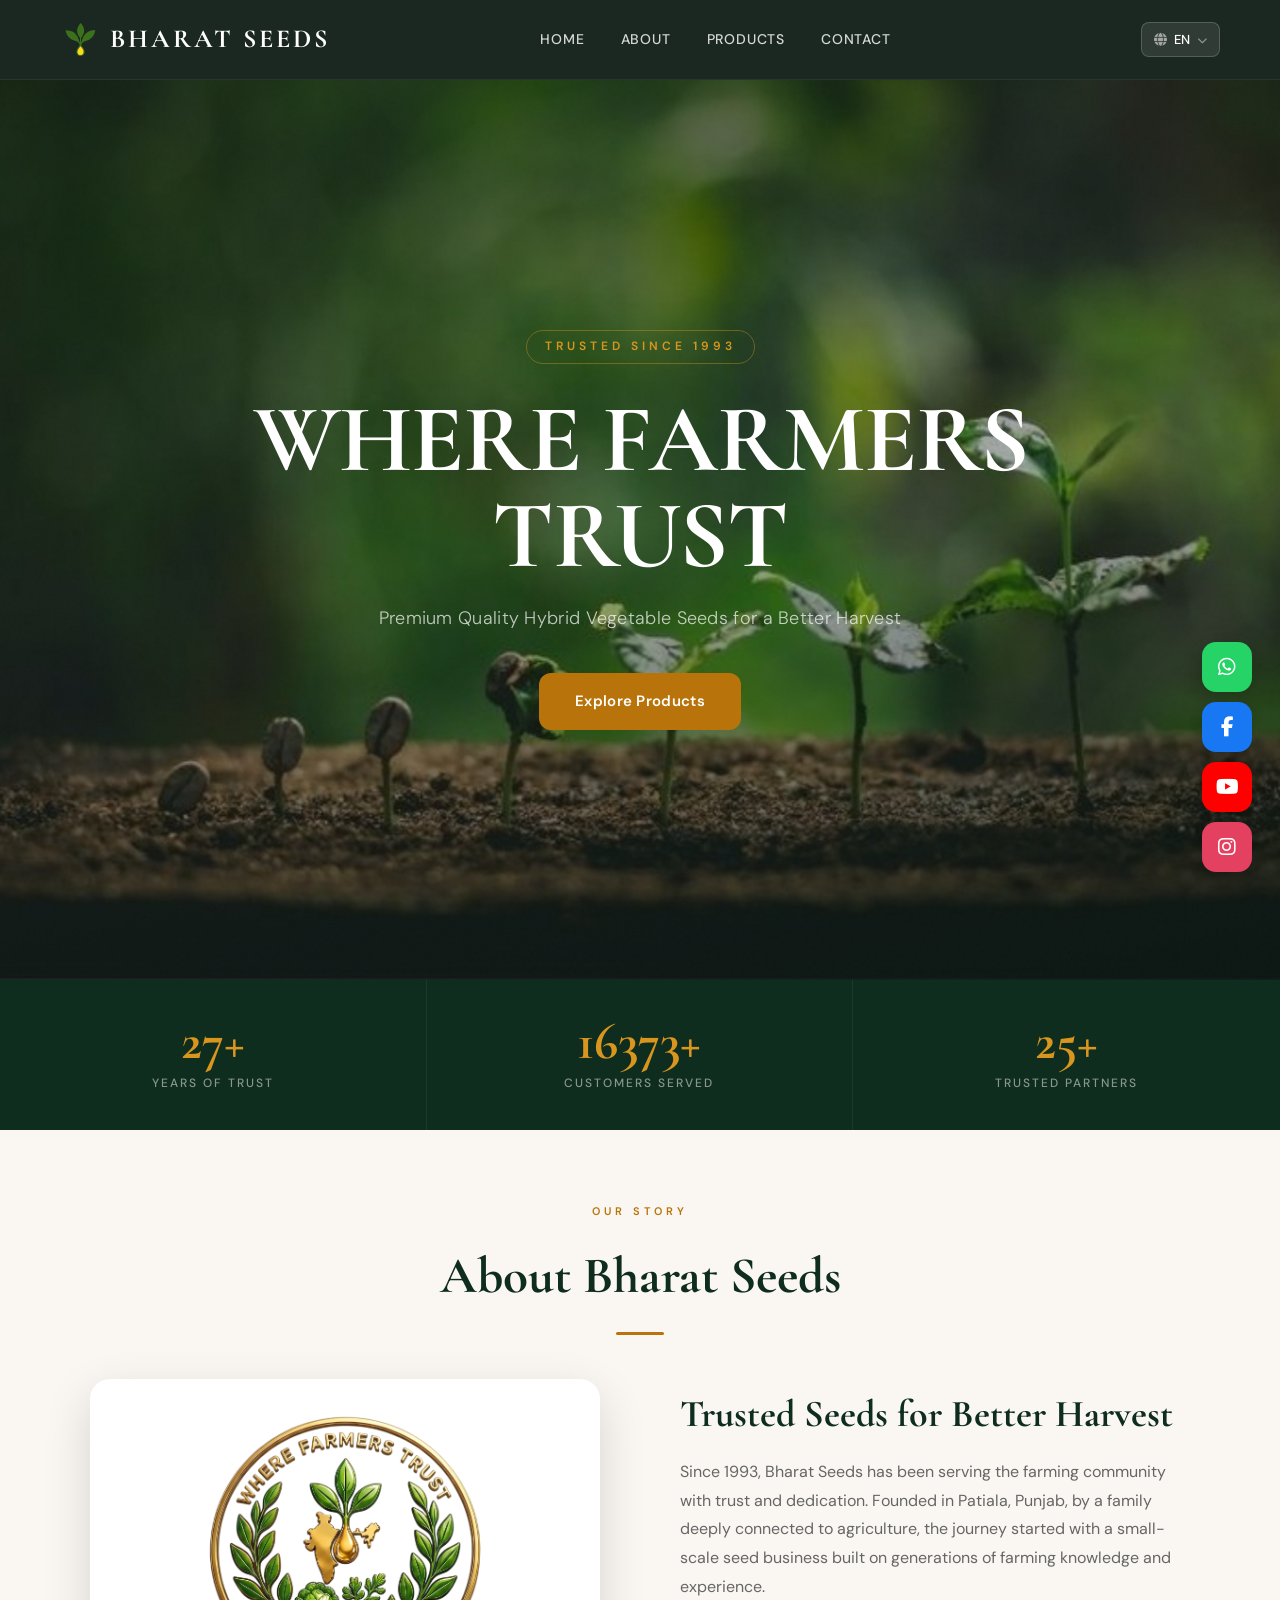
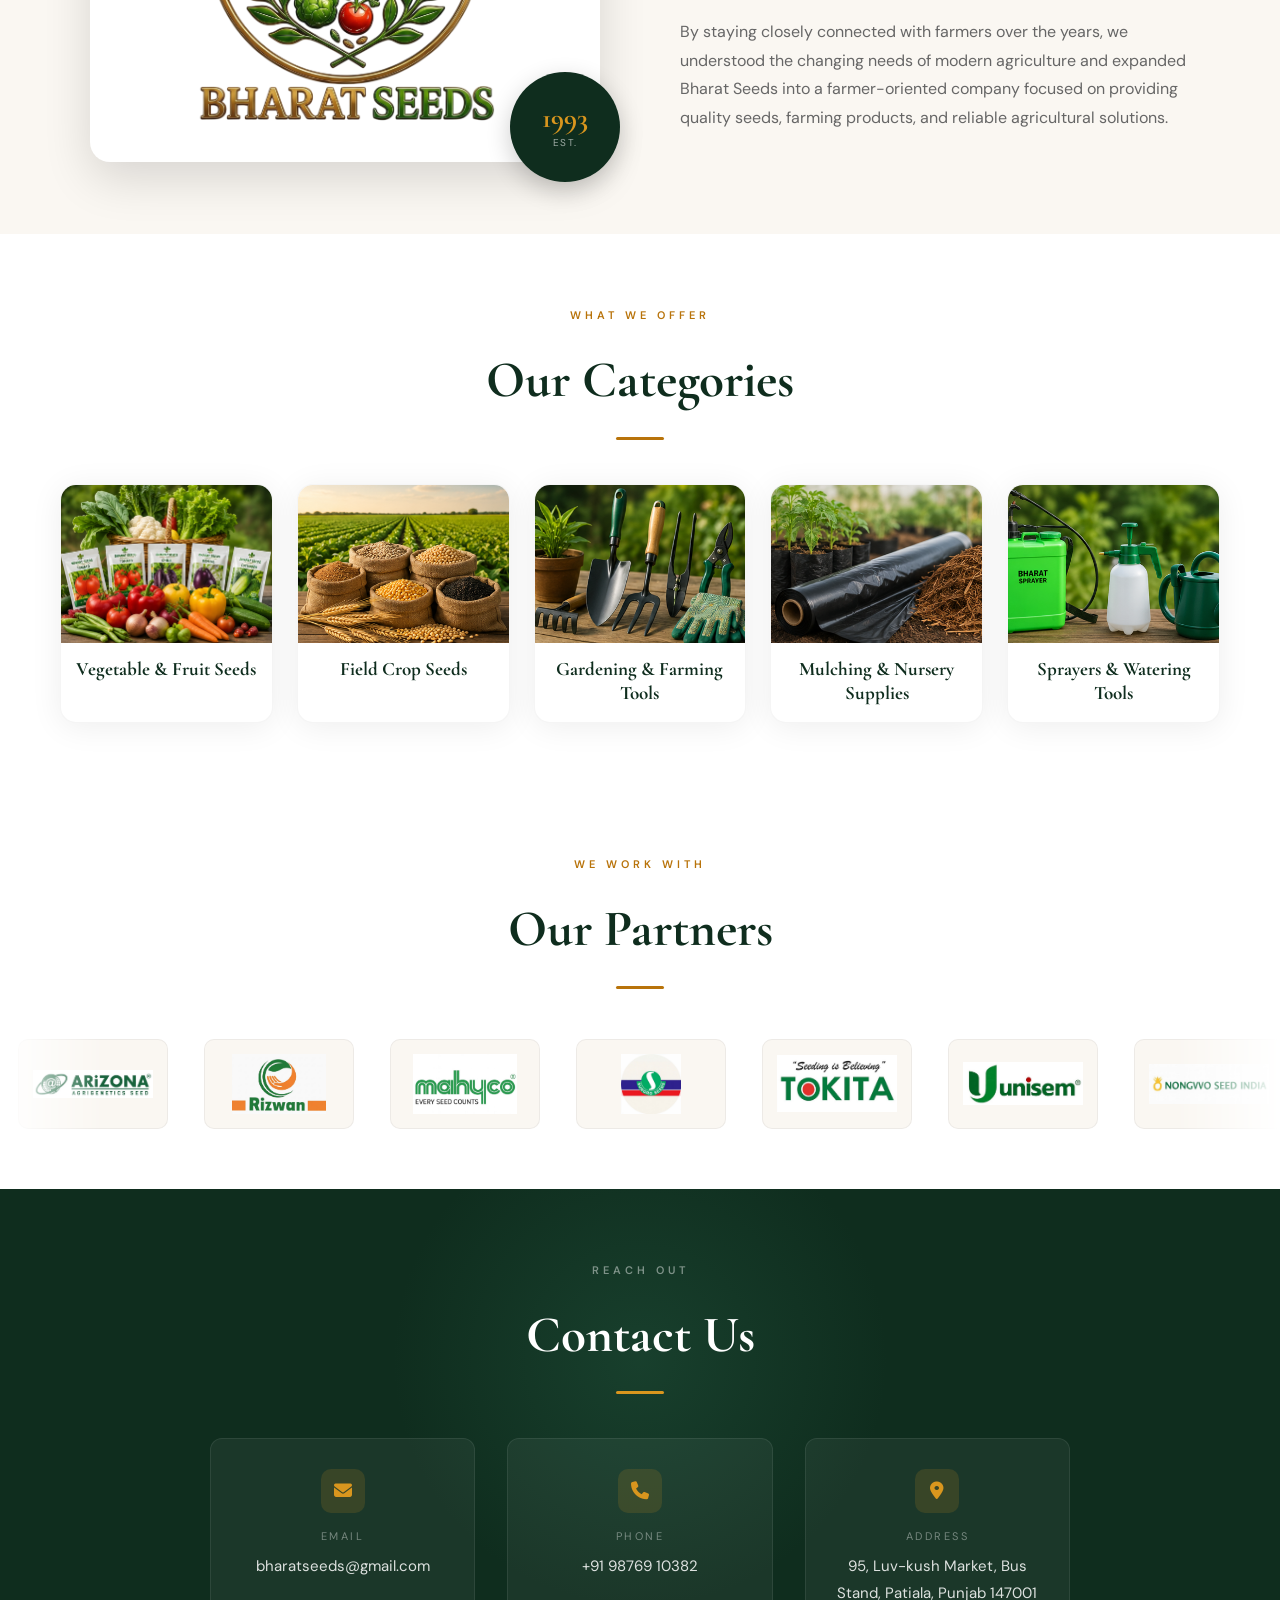
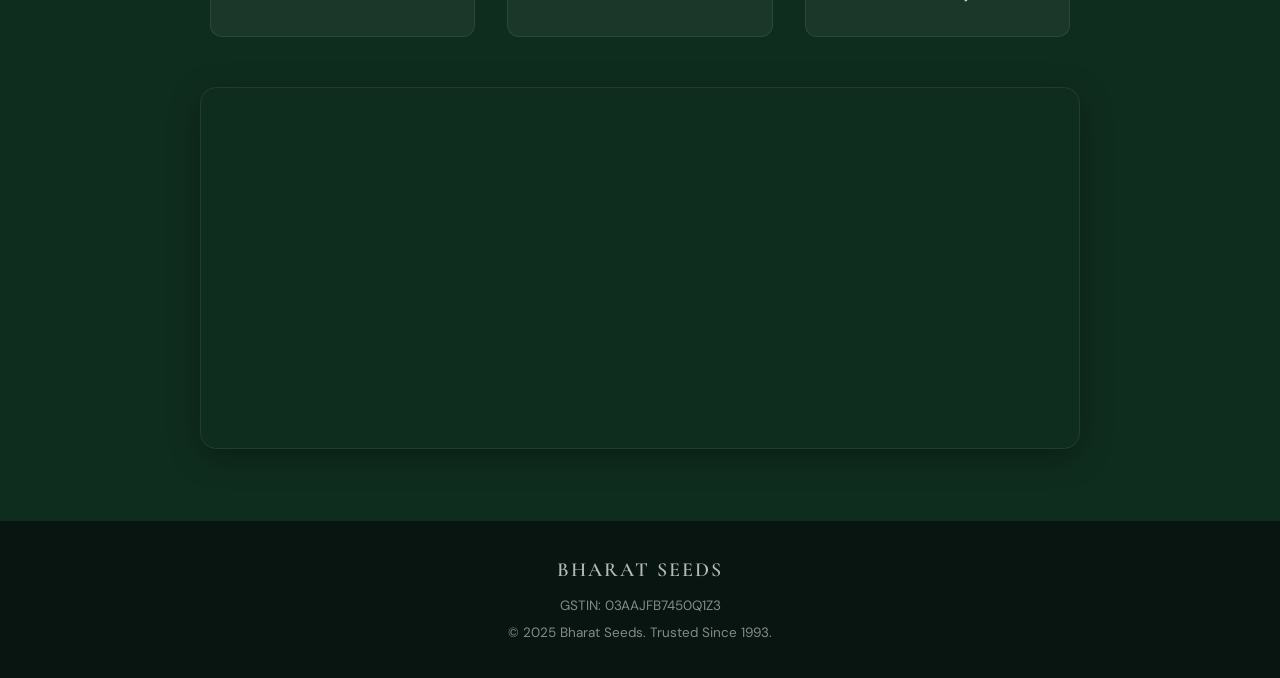
<file: index.html>
<!DOCTYPE html>
<html lang="en" data-default-lang="en">
<head>
  <meta charset="UTF-8">
  <meta name="viewport" content="width=device-width, initial-scale=1.0">
  <title>Bharat Seeds | Where Farmers Trust</title>
  <meta name="description" content="Premium quality hybrid vegetable seeds for Indian farmers. Trusted since 1993.">
  <link rel="icon" href="minefavicon.svg" type="image/svg+xml">
  <link rel="stylesheet" href="assets/css/style.css">
  <link rel="stylesheet" href="https://cdnjs.cloudflare.com/ajax/libs/font-awesome/6.5.0/css/all.min.css">
</head>
<body>

  <!-- ── HEADER ─────────────────────────────────── -->
  <header id="siteHeader">
    <a href="index.html" class="header-brand">
      <img src="minefavicon.svg" alt="Bharat Seeds Logo" class="header-logo-img" type="image/svg+xml">
      <div class="logo">BHARAT SEEDS</div>
    </a>

    <nav id="navbar">
      <a href="#" data-en="Home" data-hi="होम" data-pa="ਹੋਮ">Home</a>
      <a href="#about" data-en="About" data-hi="परिचय" data-pa="ਬਾਰੇ">About</a>
      <a href="#products" data-en="Products" data-hi="उत्पाद" data-pa="ਉਤਪਾਦ">Products</a>
      <a href="#contact" data-en="Contact" data-hi="संपर्क" data-pa="ਸੰਪਰਕ">Contact</a>
    </nav>

    <div class="header-right">
      <div class="lang-dropdown" id="langDropdown">
        <button class="lang-trigger" id="langTrigger" type="button" aria-expanded="false" aria-haspopup="listbox">
          <i class="fas fa-globe"></i>
          <span id="langCurrent">EN</span>
          <i class="fas fa-chevron-down lang-chev"></i>
        </button>
        <ul class="lang-menu" id="langMenu" role="listbox">
          <li class="lang-opt active" data-lang="en" role="option">
            <span class="lang-code">EN</span>
            <span class="lang-name">English</span>
          </li>
          <li class="lang-opt" data-lang="hi" role="option">
            <span class="lang-code">हि</span>
            <span class="lang-name">हिंदी</span>
          </li>
          <li class="lang-opt" data-lang="pa" role="option">
            <span class="lang-code">ਪੰ</span>
            <span class="lang-name">ਪੰਜਾਬੀ</span>
          </li>
        </ul>
      </div>
      <button class="menu-toggle" id="menuToggle" aria-label="Toggle navigation" aria-expanded="false">
        <i class="fas fa-bars"></i>
      </button>
    </div>
  </header>

  <!-- ── HERO ───────────────────────────────────── -->
  <section class="hero">
    <div class="hero-bg" id="heroBg"></div>

    <div class="hero-content">
      <span class="hero-tag" data-en="Trusted Since 1993" data-hi="1993 से विश्वसनीय" data-pa="1993 ਤੋਂ ਭਰੋਸੇਮੰਦ">
        Trusted Since 1993
      </span>

      <h1 data-en="WHERE FARMERS TRUST" data-hi="जहां किसान भरोसा करते हैं" data-pa="ਜਿੱਥੇ ਕਿਸਾਨ ਭਰੋਸਾ ਕਰਦੇ ਹਨ">
        WHERE FARMERS TRUST
      </h1>

      <p data-en="Premium Quality Hybrid Vegetable Seeds for a Better Harvest"
         data-hi="बेहतर उपज के लिए उच्च गुणवत्ता वाले हाइब्रिड सब्ज़ी बीज"
         data-pa="ਵਧੀਆ ਉਪਜ ਲਈ ਉੱਚ ਗੁਣਵੱਤਾ ਵਾਲੇ ਹਾਈਬ੍ਰਿਡ ਸਬਜ਼ੀ ਬੀਜ">
        Premium Quality Hybrid Vegetable Seeds for a Better Harvest
      </p>

      <div class="hero-actions">
        <a href="products.html" class="btn-primary" data-en="Explore Products" data-hi="उत्पाद देखें" data-pa="ਉਤਪਾਦ ਵੇਖੋ">
          Explore Products
        </a>
      </div>
    </div>
  </section>

  <!-- ── STATS BAR ───────────────────────────────── -->
  <div class="stats-bar">
    <div class="stat-item">
      <span class="stat-number" data-target="30" data-suffix="+">0+</span>
      <span class="stat-label" data-en="Years of Trust" data-hi="वर्षों का भरोसा" data-pa="ਸਾਲਾਂ ਦਾ ਭਰੋਸਾ">Years of Trust</span>
    </div>
    <div class="stat-item">
      <span class="stat-number" data-target="18000" data-suffix="+">0+</span>
      <span class="stat-label" data-en="Customers Served" data-hi="ग्राहक सेवित" data-pa="ਗਾਹਕ ਸੇਵਿਤ">Customers Served</span>
    </div>
    <div class="stat-item">
      <span class="stat-number" data-target="28" data-suffix="+">0+</span>
      <span class="stat-label" data-en="Trusted Partners" data-hi="विश्वसनीय साझेदार" data-pa="ਭਰੋਸੇਮੰਦ ਸਾਥੀ">Trusted Partners</span>
    </div>
  </div>

  <!-- ── ABOUT ───────────────────────────────────── -->
  <section class="section" id="about">
    <span class="section-eyebrow reveal" data-en="Our Story" data-hi="हमारी कहानी" data-pa="ਸਾਡੀ ਕਹਾਣੀ">Our Story</span>
    <h2 class="section-title reveal reveal-delay-1"
        data-en="About Bharat Seeds"
        data-hi="भरत सीड्स के बारे में"
        data-pa="ਭਾਰਤ ਸੀਡਜ਼ ਬਾਰੇ">
      About Bharat Seeds
    </h2>

    <div class="about-grid">
      <div class="about-image-wrap reveal">
        <img src="assets/images/bharatseedslogo.png" alt="Bharat Seeds Logo">
        <div class="about-badge">
          <span class="badge-num">1993</span>
          <span class="badge-text">Est.</span>
        </div>
      </div>

      <div class="about-content reveal reveal-delay-2">
        <h3 data-en="Trusted Seeds for Better Harvest"
            data-hi="बेहतर उपज के लिए विश्वसनीय बीज"
            data-pa="ਵਧੀਆ ਉਪਜ ਲਈ ਭਰੋਸੇਮੰਦ ਬੀਜ">
          Trusted Seeds for Better Harvest
        </h3>

        <p data-en="Since 1993, Bharat Seeds has been serving the farming community with trust and dedication. Founded in Patiala, Punjab, by a family deeply connected to agriculture, the journey started with a small-scale seed business built on generations of farming knowledge and experience."
           data-hi="1993 से, भरत सीड्स विश्वास और समर्पण के साथ किसान समुदाय की सेवा कर रहा है। पटियाला, पंजाब में कृषि से गहरे जुड़े एक परिवार द्वारा स्थापित, यह यात्रा पीढ़ियों के खेती के ज्ञान और अनुभव पर आधारित एक छोटे बीज व्यवसाय से शुरू हुई।"
           data-pa="1993 ਤੋਂ, ਭਾਰਤ ਸੀਡਜ਼ ਵਿਸ਼ਵਾਸ ਅਤੇ ਸਮਰਪਣ ਨਾਲ ਕਿਸਾਨ ਭਾਈਚਾਰੇ ਦੀ ਸੇਵਾ ਕਰ ਰਿਹਾ ਹੈ। ਪਟਿਆਲਾ, ਪੰਜਾਬ ਵਿੱਚ ਖੇਤੀਬਾੜੀ ਨਾਲ ਡੂੰਘੇ ਜੁੜੇ ਇੱਕ ਪਰਿਵਾਰ ਦੁਆਰਾ ਸਥਾਪਿਤ, ਇਹ ਯਾਤਰਾ ਪੀੜ੍ਹੀਆਂ ਦੇ ਖੇਤੀ ਗਿਆਨ ਅਤੇ ਅਨੁਭਵ 'ਤੇ ਆਧਾਰਿਤ ਇੱਕ ਛੋਟੇ ਬੀਜ ਕਾਰੋਬਾਰ ਤੋਂ ਸ਼ੁਰੂ ਹੋਈ।">
          Since 1993, Bharat Seeds has been serving the farming community with trust and dedication. Founded in Patiala, Punjab, by a family deeply connected to agriculture, the journey started with a small-scale seed business built on generations of farming knowledge and experience.
        </p>

        <p data-en="By staying closely connected with farmers over the years, we understood the changing needs of modern agriculture and expanded Bharat Seeds into a farmer-oriented company focused on providing quality seeds, farming products, and reliable agricultural solutions."
           data-hi="वर्षों से किसानों के साथ घनिष्ठ संपर्क बनाए रखते हुए, हमने आधुनिक कृषि की बदलती जरूरतों को समझा और भरत सीड्स को गुणवत्तापूर्ण बीज, कृषि उत्पाद और विश्वसनीय कृषि समाधान उपलब्ध कराने पर केंद्रित एक किसान-उन्मुख कंपनी के रूप में विकसित किया।"
           data-pa="ਸਾਲਾਂ ਦੌਰਾਨ ਕਿਸਾਨਾਂ ਨਾਲ ਨੇੜਿਓਂ ਜੁੜੇ ਰਹਿ ਕੇ, ਅਸੀਂ ਆਧੁਨਿਕ ਖੇਤੀਬਾੜੀ ਦੀਆਂ ਬਦਲਦੀਆਂ ਲੋੜਾਂ ਨੂੰ ਸਮਝਿਆ ਅਤੇ ਭਾਰਤ ਸੀਡਜ਼ ਨੂੰ ਗੁਣਵੱਤਾ ਵਾਲੇ ਬੀਜ, ਖੇਤੀ ਉਤਪਾਦ ਅਤੇ ਭਰੋਸੇਮੰਦ ਖੇਤੀ ਹੱਲ ਦੇਣ 'ਤੇ ਕੇਂਦ੍ਰਿਤ ਕਿਸਾਨ-ਅਨੁਕੂਲ ਕੰਪਨੀ ਵਿੱਚ ਵਿਸਤਾਰ ਕੀਤਾ।">
          By staying closely connected with farmers over the years, we understood the changing needs of modern agriculture and expanded Bharat Seeds into a farmer-oriented company focused on providing quality seeds, farming products, and reliable agricultural solutions.
        </p>
      </div>
    </div>
  </section>

  <!-- ── CATEGORIES ──────────────────────────────── -->
  <section class="section section-alt" id="products">
    <span class="section-eyebrow reveal" data-en="What We Offer" data-hi="हम क्या प्रदान करते हैं" data-pa="ਅਸੀਂ ਕੀ ਪੇਸ਼ ਕਰਦੇ ਹਾਂ">What We Offer</span>
    <h2 class="section-title reveal reveal-delay-1"
        data-en="Our Categories"
        data-hi="हमारी श्रेणियाँ"
        data-pa="ਸਾਡੀਆਂ ਸ਼੍ਰੇਣੀਆਂ">
      Our Categories
    </h2>

    <div class="products" id="categoryGrid">
      <a href="products.html?category=vegetable" class="card category-card reveal reveal-delay-1">
        <div class="card-img-wrap">
          <img src="assets/images/categories/1.png" alt="Vegetable &amp; Fruit Seeds">
        </div>
        <div class="card-body">
          <h3 data-en="Vegetable &amp; Fruit Seeds" data-hi="सब्जी और फल के बीज" data-pa="ਸਬਜ਼ੀ ਅਤੇ ਫਲ ਦੇ ਬੀਜ">Vegetable &amp; Fruit Seeds</h3>
        </div>
      </a>

      <a href="products.html?category=field" class="card category-card reveal reveal-delay-2">
        <div class="card-img-wrap">
          <img src="assets/images/categories/2.png" alt="Field Crop Seeds">
        </div>
        <div class="card-body">
          <h3 data-en="Field Crop Seeds" data-hi="खेत फसल बीज" data-pa="ਖੇਤ ਫਸਲ ਬੀਜ">Field Crop Seeds</h3>
        </div>
      </a>

      <a href="products.html?category=tools" class="card category-card reveal reveal-delay-3">
        <div class="card-img-wrap">
          <img src="assets/images/categories/3.png" alt="Gardening &amp; Farming Tools">
        </div>
        <div class="card-body">
          <h3 data-en="Gardening &amp; Farming Tools" data-hi="बागवानी और खेती के उपकरण" data-pa="ਬਾਗਬਾਨੀ ਅਤੇ ਖੇਤੀ ਸੰਦ">Gardening &amp; Farming Tools</h3>
        </div>
      </a>

      <a href="products.html?category=mulching" class="card category-card reveal reveal-delay-3">
        <div class="card-img-wrap">
          <img src="assets/images/categories/4.png" alt="Mulching &amp; Nursery Supplies">
        </div>
        <div class="card-body">
          <h3 data-en="Mulching &amp; Nursery Supplies" data-hi="मल्चिंग और नर्सरी सामग्री" data-pa="ਮਲਚਿੰਗ ਅਤੇ ਨਰਸਰੀ ਸਮੱਗਰੀ">Mulching &amp; Nursery Supplies</h3>
        </div>
      </a>

      <a href="products.html?category=sprayers" class="card category-card reveal reveal-delay-4">
        <div class="card-img-wrap">
          <img src="assets/images/categories/5.png" alt="Sprayers &amp; Watering Tools">
        </div>
        <div class="card-body">
          <h3 data-en="Sprayers &amp; Watering Tools" data-hi="स्प्रेयर और सिंचाई उपकरण" data-pa="ਸਪ੍ਰੇਅਰ ਅਤੇ ਸਿੰਚਾਈ ਸੰਦ">Sprayers &amp; Watering Tools</h3>
        </div>
      </a>
    </div>
  </section>

  <!-- ── PARTNERS MARQUEE ────────────────────────── -->
  <section class="partners-section">
    <span class="section-eyebrow reveal" data-en="We Work With" data-hi="हम इनके साथ काम करते हैं" data-pa="ਅਸੀਂ ਇਹਨਾਂ ਨਾਲ ਕੰਮ ਕਰਦੇ ਹਾਂ">We Work With</span>
    <h2 class="section-title reveal reveal-delay-1"
        data-en="Our Partners"
        data-hi="हमारे साझेदार"
        data-pa="ਸਾਡੇ ਸਾਥੀ">
      Our Partners
    </h2>

    <div class="marquee-container">
      <div class="marquee-track">
        <div class="marquee-item"><img src="assets/images/partners/1.jpeg" alt="Partner 1"></div>
        <div class="marquee-item"><img src="assets/images/partners/2.jpeg" alt="Partner 2"></div>
        <div class="marquee-item"><img src="assets/images/partners/3.jpeg" alt="Partner 3"></div>
        <div class="marquee-item"><img src="assets/images/partners/4.jpeg" alt="Partner 4"></div>
        <div class="marquee-item"><img src="assets/images/partners/5.jpeg" alt="Partner 5"></div>
        <div class="marquee-item"><img src="assets/images/partners/6.jpeg" alt="Partner 6"></div>
        <div class="marquee-item"><img src="assets/images/partners/7.jpeg" alt="Partner 7"></div>
        <div class="marquee-item"><img src="assets/images/partners/8.jpeg" alt="Partner 8"></div>
        <div class="marquee-item"><img src="assets/images/partners/9.jpeg" alt="Partner 9"></div>
        <div class="marquee-item"><img src="assets/images/partners/10.jpeg" alt="Partner 10"></div>
        <div class="marquee-item"><img src="assets/images/partners/11.jpeg" alt="Partner 11"></div>
        <div class="marquee-item"><img src="assets/images/partners/12.jpeg" alt="Partner 12"></div>
        <div class="marquee-item"><img src="assets/images/partners/13.jpeg" alt="Partner 13"></div>
        <div class="marquee-item"><img src="assets/images/partners/14.jpeg" alt="Partner 14"></div>
        <div class="marquee-item"><img src="assets/images/partners/15.jpeg" alt="Partner 15"></div>
        <div class="marquee-item"><img src="assets/images/partners/16.jpeg" alt="Partner 16"></div>
        <div class="marquee-item"><img src="assets/images/partners/17.jpeg" alt="Partner 17"></div>
        <div class="marquee-item"><img src="assets/images/partners/18.jpeg" alt="Partner 18"></div>
        <div class="marquee-item"><img src="assets/images/partners/19.jpeg" alt="Partner 19"></div>
        <div class="marquee-item"><img src="assets/images/partners/20.jpeg" alt="Partner 20"></div>
        <div class="marquee-item"><img src="assets/images/partners/21.jpeg" alt="Partner 21"></div>
        <div class="marquee-item"><img src="assets/images/partners/22.jpeg" alt="Partner 22"></div>
        <div class="marquee-item"><img src="assets/images/partners/23.jpeg" alt="Partner 23"></div>
        <div class="marquee-item"><img src="assets/images/partners/24.jpeg" alt="Partner 24"></div>
        <div class="marquee-item"><img src="assets/images/partners/25.jpeg" alt="Partner 25"></div>
        <div class="marquee-item"><img src="assets/images/partners/26.jpeg" alt="Partner 26"></div>
        <div class="marquee-item"><img src="assets/images/partners/27.jpeg" alt="Partner 27"></div>
        <div class="marquee-item"><img src="assets/images/partners/28.jpeg" alt="Partner 28"></div>
        <!-- Duplicate for seamless loop -->
        <div class="marquee-item"><img src="assets/images/partners/1.jpeg" alt="Partner 1"></div>
        <div class="marquee-item"><img src="assets/images/partners/2.jpeg" alt="Partner 2"></div>
        <div class="marquee-item"><img src="assets/images/partners/3.jpeg" alt="Partner 3"></div>
        <div class="marquee-item"><img src="assets/images/partners/4.jpeg" alt="Partner 4"></div>
        <div class="marquee-item"><img src="assets/images/partners/5.jpeg" alt="Partner 5"></div>
        <div class="marquee-item"><img src="assets/images/partners/6.jpeg" alt="Partner 6"></div>
        <div class="marquee-item"><img src="assets/images/partners/7.jpeg" alt="Partner 7"></div>
        <div class="marquee-item"><img src="assets/images/partners/8.jpeg" alt="Partner 8"></div>
        <div class="marquee-item"><img src="assets/images/partners/9.jpeg" alt="Partner 9"></div>
        <div class="marquee-item"><img src="assets/images/partners/10.jpeg" alt="Partner 10"></div>
        <div class="marquee-item"><img src="assets/images/partners/11.jpeg" alt="Partner 11"></div>
        <div class="marquee-item"><img src="assets/images/partners/12.jpeg" alt="Partner 12"></div>
        <div class="marquee-item"><img src="assets/images/partners/13.jpeg" alt="Partner 13"></div>
        <div class="marquee-item"><img src="assets/images/partners/14.jpeg" alt="Partner 14"></div>
        <div class="marquee-item"><img src="assets/images/partners/15.jpeg" alt="Partner 15"></div>
        <div class="marquee-item"><img src="assets/images/partners/16.jpeg" alt="Partner 16"></div>
        <div class="marquee-item"><img src="assets/images/partners/17.jpeg" alt="Partner 17"></div>
        <div class="marquee-item"><img src="assets/images/partners/18.jpeg" alt="Partner 18"></div>
        <div class="marquee-item"><img src="assets/images/partners/19.jpeg" alt="Partner 19"></div>
        <div class="marquee-item"><img src="assets/images/partners/20.jpeg" alt="Partner 20"></div>
        <div class="marquee-item"><img src="assets/images/partners/21.jpeg" alt="Partner 21"></div>
        <div class="marquee-item"><img src="assets/images/partners/22.jpeg" alt="Partner 22"></div>
        <div class="marquee-item"><img src="assets/images/partners/23.jpeg" alt="Partner 23"></div>
        <div class="marquee-item"><img src="assets/images/partners/24.jpeg" alt="Partner 24"></div>
        <div class="marquee-item"><img src="assets/images/partners/25.jpeg" alt="Partner 25"></div>
        <div class="marquee-item"><img src="assets/images/partners/26.jpeg" alt="Partner 26"></div>
        <div class="marquee-item"><img src="assets/images/partners/27.jpeg" alt="Partner 27"></div>
        <div class="marquee-item"><img src="assets/images/partners/28.jpeg" alt="Partner 28"></div>
      </div>
    </div>
  </section>

  <!-- ── CONTACT ─────────────────────────────────── -->
  <section class="contact" id="contact">
    <span class="section-eyebrow reveal" style="color: rgba(255,255,255,0.45);"
          data-en="Reach Out" data-hi="संपर्क करें" data-pa="ਸੰਪਰਕ ਕਰੋ">Reach Out</span>
    <h2 class="section-title reveal reveal-delay-1"
        data-en="Contact Us" data-hi="संपर्क करें" data-pa="ਸੰਪਰਕ ਕਰੋ">
      Contact Us
    </h2>

    <div class="contact-grid">
      <div class="contact-item reveal reveal-delay-1">
        <div class="contact-icon"><i class="fas fa-envelope"></i></div>
        <span class="label" data-en="Email" data-hi="ईमेल" data-pa="ਈਮੇਲ">Email</span>
        <a href="mailto:bharatseeds@gmail.com">bharatseeds@gmail.com</a>
      </div>
      <div class="contact-item reveal reveal-delay-2">
        <div class="contact-icon"><i class="fas fa-phone"></i></div>
        <span class="label" data-en="Phone" data-hi="फोन" data-pa="ਫੋਨ">Phone</span>
        <a href="tel:+919876910382">+91 98769 10382</a>
      </div>
      <div class="contact-item reveal reveal-delay-3">
        <div class="contact-icon"><i class="fas fa-map-marker-alt"></i></div>
        <span class="label" data-en="Address" data-hi="पता" data-pa="ਪਤਾ">Address</span>
        <a href="https://www.google.com/maps?q=95,+Luv-kush+Market,+Bus+Stand,+Patiala,+Punjab+147001,+India"
           target="_blank" rel="noopener noreferrer"
           data-en="95, Luv-kush Market, Bus Stand, Patiala, Punjab 147001"
           data-hi="95, लव-कुश मार्केट, बस स्टैंड, पटियाला, पंजाब 147001"
           data-pa="95, ਲਵ-ਕੁਸ਼ ਮਾਰਕੀਟ, ਬਸ ਸਟੈਂਡ, ਪਟਿਆਲਾ, ਪੰਜਾਬ 147001">
          95, Luv-kush Market, Bus Stand, Patiala, Punjab 147001
        </a>
      </div>
    </div>

    <div class="map-container reveal">
      <iframe
        src="https://www.google.com/maps/embed?pb=!1m18!1m12!1m3!1d2813.1446462136223!2d76.40226665324055!3d30.338452761924554!2m3!1f0!2f0!3f0!3m2!1i1024!2i768!4f13.1!3m3!1m2!1s0x391028f3098c396d%3A0x86d84044a77a9594!2sBharat%20Seeds!5e0!3m2!1sen!2sin!4v1775980598095!5m2!1sen!2sin"
        allowfullscreen="" loading="lazy" referrerpolicy="no-referrer-when-downgrade">
      </iframe>
    </div>
  </section>

  <!-- ── FOOTER ─────────────────────────────────── -->
  <footer>
    <p class="footer-brand">BHARAT SEEDS</p>
    <p data-en="GSTIN: 03AAJFB7450Q1Z3" data-hi="जीएसटीआईएन: 03AAJFB7450Q1Z3" data-pa="ਜੀਐਸਟੀਈਐਨ: 03AAJFB7450Q1Z3">GSTIN: 03AAJFB7450Q1Z3</p>
    <p data-en="© 2025 Bharat Seeds. Trusted Since 1993." data-hi="© 2025 भरत सीड्स। 1993 से विश्वसनीय।" data-pa="© 2025 ਭਾਰਤ ਸੀਡਜ਼। 1993 ਤੋਂ ਭਰੋਸੇਮੰਦ।">© 2025 Bharat Seeds. Trusted Since 1993.</p>
  </footer>

  <!-- ── SOCIAL ───────────────────────────────────── -->
  <div class="social-icons">
    <a href="https://wa.me/919876910382" target="_blank" rel="noopener noreferrer" class="whatsapp" aria-label="WhatsApp"><i class="fab fa-whatsapp"></i></a>
    <a href="https://www.facebook.com/share/1JHaWWN5nT/?mibextid=wwXIfr" target="_blank" rel="noopener noreferrer" class="facebook" aria-label="Facebook"><i class="fab fa-facebook-f"></i></a>
    <a href="https://www.youtube.com/@bharatseedspatiala" target="_blank" rel="noopener noreferrer" class="youtube" aria-label="YouTube"><i class="fab fa-youtube"></i></a>
    <a href="https://www.instagram.com/bharat_seeds_patiala?igsh=MXJlamliZmdmdXNpZQ==" target="_blank" rel="noopener noreferrer" class="instagram" aria-label="Instagram"><i class="fab fa-instagram"></i></a>
  </div>

  <script src="assets/js/script.js"></script>
</body>
</html>
</file>
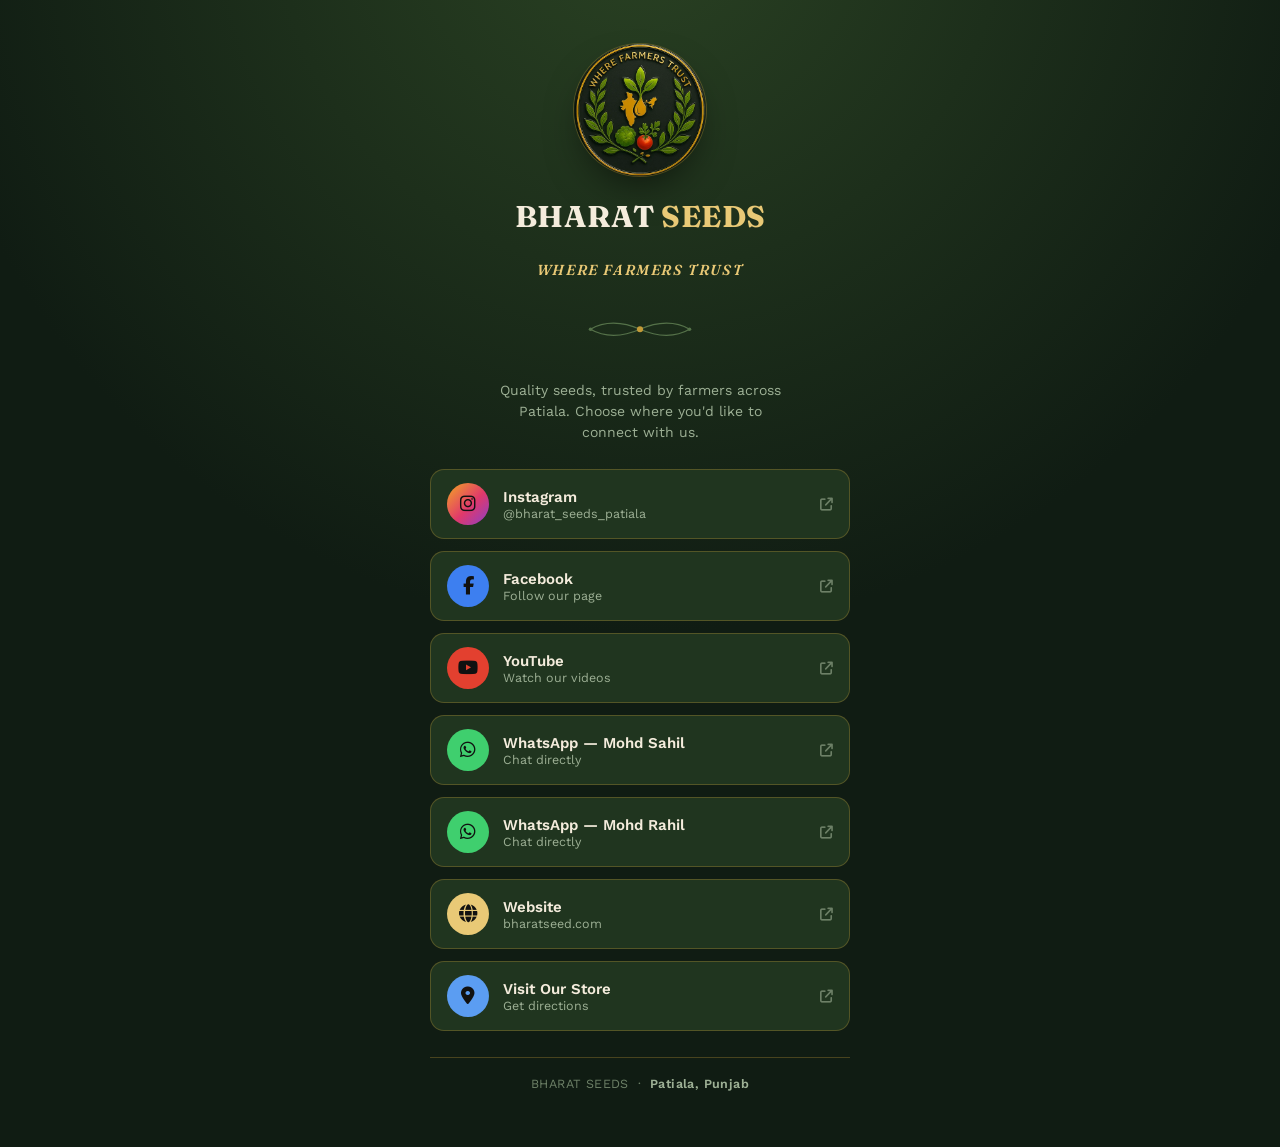
<file: connect.html>
<!DOCTYPE html>
<html lang="en">
<head>
<meta charset="UTF-8">
<meta name="viewport" content="width=device-width, initial-scale=1.0">
<title>Bharat Seeds | Connect With Us</title>
<meta name="description" content="Bharat Seeds, Patiala — Where Farmers Trust. Find us on Instagram, Facebook, YouTube, WhatsApp, our website and Google Maps.">
<link rel="preconnect" href="https://fonts.googleapis.com">
<link rel="preconnect" href="https://fonts.gstatic.com" crossorigin>
<link href="https://fonts.googleapis.com/css2?family=Fraunces:opsz,wght@9..144,600;9..144,700&family=Work+Sans:wght@400;500;600;700&display=swap" rel="stylesheet">
<link rel="stylesheet" href="https://cdnjs.cloudflare.com/ajax/libs/font-awesome/6.5.1/css/all.min.css">
<style>
  :root{
    --bg-deep:#101c13;
    --bg-mid:#1c2f20;
    --bg-card:#20351f;
    --gold:#d6a83c;
    --gold-soft:#e9c976;
    --cream:#f4ecdc;
    --sage:#9db095;
    --sage-dim:#6d8067;
    --tomato:#c8492f;
    --hairline:rgba(214,168,60,0.28);
  }

  *{box-sizing:border-box;}
  html,body{margin:0;padding:0;}

  body{
    background:
      radial-gradient(circle at 50% -8%, #2a4223 0%, var(--bg-deep) 52%),
      var(--bg-deep);
    min-height:100vh;
    font-family:'Work Sans', -apple-system, sans-serif;
    color:var(--cream);
    display:flex;
    justify-content:center;
    padding:44px 18px 56px;
  }

  .page{
    width:100%;
    max-width:420px;
    display:flex;
    flex-direction:column;
    align-items:center;
    animation: rise .7s ease both;
  }

  @keyframes rise{
    from{opacity:0; transform:translateY(14px);}
    to{opacity:1; transform:translateY(0);}
  }

  .badge{
    width:132px;
    height:132px;
    border-radius:50%;
    box-shadow:0 0 0 1px var(--hairline), 0 18px 40px -14px rgba(0,0,0,0.65);
  }

  h1{
    font-family:'Fraunces', serif;
    font-weight:700;
    font-size:30px;
    letter-spacing:0.5px;
    margin-top:22px;
    text-align:center;
  }
  h1 .accent{ color:var(--gold-soft); }

  .tagline{
    font-family:'Fraunces', serif;
    font-style:italic;
    font-weight:600;
    color:var(--gold-soft);
    font-size:14.5px;
    letter-spacing:1.6px;
    text-transform:uppercase;
    margin-top:6px;
  }

  .sprig{
    width:180px;
    height:auto;
    margin:20px 0 22px;
    opacity:0.9;
  }

  .lede{
    text-align:center;
    color:var(--sage);
    font-size:14px;
    line-height:1.5;
    margin-bottom:26px;
    max-width:300px;
  }

  nav.links{
    width:100%;
    display:flex;
    flex-direction:column;
    gap:12px;
  }

  .link-btn{
    display:flex;
    align-items:center;
    gap:14px;
    width:100%;
    padding:13px 16px;
    background:var(--bg-card);
    border:1px solid var(--hairline);
    border-radius:14px;
    text-decoration:none;
    color:var(--cream);
    transition:transform .18s ease, background .18s ease, border-color .18s ease;
    opacity:0;
    animation: rise .55s ease forwards;
  }
  .link-btn:hover{
    transform:translateY(-2px);
    border-color:var(--gold);
    background:#25391f;
  }
  .link-btn:active{ transform:translateY(0px) scale(0.99); }

  .icon-circle{
    flex:0 0 auto;
    width:42px;
    height:42px;
    border-radius:50%;
    display:flex;
    align-items:center;
    justify-content:center;
    font-size:18px;
    color:#111;
  }

  .txt{ display:flex; flex-direction:column; min-width:0; }
  .txt .label{ font-weight:600; font-size:15px; }
  .txt .sub{ font-size:12.5px; color:var(--sage); overflow:hidden; text-overflow:ellipsis; white-space:nowrap; }

  .go{
    margin-left:auto;
    color:var(--sage-dim);
    font-size:13px;
    flex:0 0 auto;
  }

  .ig{ background:linear-gradient(135deg,#f5a623,#e0396b 55%,#8b3fc9); }
  .fb{ background:#3d7ff0; }
  .yt{ background:#e3402f; }
  .wa{ background:#3fcf6e; }
  .web{ background:var(--gold-soft); }
  .gm{ background:#5b9df2; }

  .divider{
    width:100%;
    height:1px;
    background:var(--hairline);
    margin:26px 0 18px;
  }

  footer{
    text-align:center;
    color:var(--sage-dim);
    font-size:12.5px;
    letter-spacing:0.4px;
  }
  footer .loc{ color:var(--sage); font-weight:600; }

  @media (prefers-reduced-motion: reduce){
    .page, .link-btn{ animation:none; opacity:1; }
    .link-btn:hover{ transform:none; }
  }
</style>
</head>
<body>
  <div class="page">
    <img class="badge" src="[data-uri]" alt="Bharat Seeds logo">

    <h1>BHARAT <span class="accent">SEEDS</span></h1>
    <p class="tagline">Where Farmers Trust</p>

    <svg class="sprig" viewBox="0 0 200 34" fill="none" xmlns="http://www.w3.org/2000/svg">
      <path d="M100 17 C80 8, 60 8, 45 17 M100 17 C80 26, 60 26, 45 17" stroke="#5c7a4f" stroke-width="1.4"/>
      <path d="M100 17 C120 8, 140 8, 155 17 M100 17 C120 26, 140 26, 155 17" stroke="#5c7a4f" stroke-width="1.4"/>
      <circle cx="100" cy="17" r="3.4" fill="#d6a83c"/>
      <circle cx="45" cy="17" r="2" fill="#5c7a4f"/>
      <circle cx="155" cy="17" r="2" fill="#5c7a4f"/>
    </svg>

    <p class="lede">Quality seeds, trusted by farmers across Patiala. Choose where you'd like to connect with us.</p>

    <nav class="links">
      <a class="link-btn" style="animation-delay:.05s" href="https://www.instagram.com/bharat_seeds_patiala?igsh=dzUyMnVoa2p4b2d6&utm_source=qr" target="_blank" rel="noopener">
        <span class="icon-circle ig"><i class="fa-brands fa-instagram"></i></span>
        <span class="txt"><span class="label">Instagram</span><span class="sub">@bharat_seeds_patiala</span></span>
        <span class="go"><i class="fa-solid fa-arrow-up-right-from-square"></i></span>
      </a>

      <a class="link-btn" style="animation-delay:.10s" href="https://www.facebook.com/share/1D8JXCuQdm/?mibextid=wwXIfr" target="_blank" rel="noopener">
        <span class="icon-circle fb"><i class="fa-brands fa-facebook-f"></i></span>
        <span class="txt"><span class="label">Facebook</span><span class="sub">Follow our page</span></span>
        <span class="go"><i class="fa-solid fa-arrow-up-right-from-square"></i></span>
      </a>

      <a class="link-btn" style="animation-delay:.15s" href="https://youtube.com/@bharatseedspatiala?si=NLdRiCjplLUALZya" target="_blank" rel="noopener">
        <span class="icon-circle yt"><i class="fa-brands fa-youtube"></i></span>
        <span class="txt"><span class="label">YouTube</span><span class="sub">Watch our videos</span></span>
        <span class="go"><i class="fa-solid fa-arrow-up-right-from-square"></i></span>
      </a>

      <a class="link-btn" style="animation-delay:.20s" href="https://wa.me/919876910382?text=Hi%2C%20I%20found%20Bharat%20Seeds%20and%20wanted%20to%20connect." target="_blank" rel="noopener">
        <span class="icon-circle wa"><i class="fa-brands fa-whatsapp"></i></span>
        <span class="txt"><span class="label">WhatsApp — Mohd Sahil</span><span class="sub">Chat directly</span></span>
        <span class="go"><i class="fa-solid fa-arrow-up-right-from-square"></i></span>
      </a>

      <a class="link-btn" style="animation-delay:.25s" href="https://wa.me/919988690177?text=Hi%2C%20I%20found%20Bharat%20Seeds%20and%20wanted%20to%20connect." target="_blank" rel="noopener">
        <span class="icon-circle wa"><i class="fa-brands fa-whatsapp"></i></span>
        <span class="txt"><span class="label">WhatsApp — Mohd Rahil</span><span class="sub">Chat directly</span></span>
        <span class="go"><i class="fa-solid fa-arrow-up-right-from-square"></i></span>
      </a>

      <a class="link-btn" style="animation-delay:.30s" href="https://bharatseed.com" target="_blank" rel="noopener">
        <span class="icon-circle web"><i class="fa-solid fa-globe"></i></span>
        <span class="txt"><span class="label">Website</span><span class="sub">bharatseed.com</span></span>
        <span class="go"><i class="fa-solid fa-arrow-up-right-from-square"></i></span>
      </a>

      <a class="link-btn" style="animation-delay:.35s" href="https://maps.app.goo.gl/wVbonZL4QYgUf4b8A?g_st=ic" target="_blank" rel="noopener">
        <span class="icon-circle gm"><i class="fa-solid fa-location-dot"></i></span>
        <span class="txt"><span class="label">Visit Our Store</span><span class="sub">Get directions</span></span>
        <span class="go"><i class="fa-solid fa-arrow-up-right-from-square"></i></span>
      </a>
    </nav>

    <div class="divider"></div>
    <footer>BHARAT SEEDS &nbsp;·&nbsp; <span class="loc">Patiala, Punjab</span></footer>
  </div>
</body>
</html>
</file>
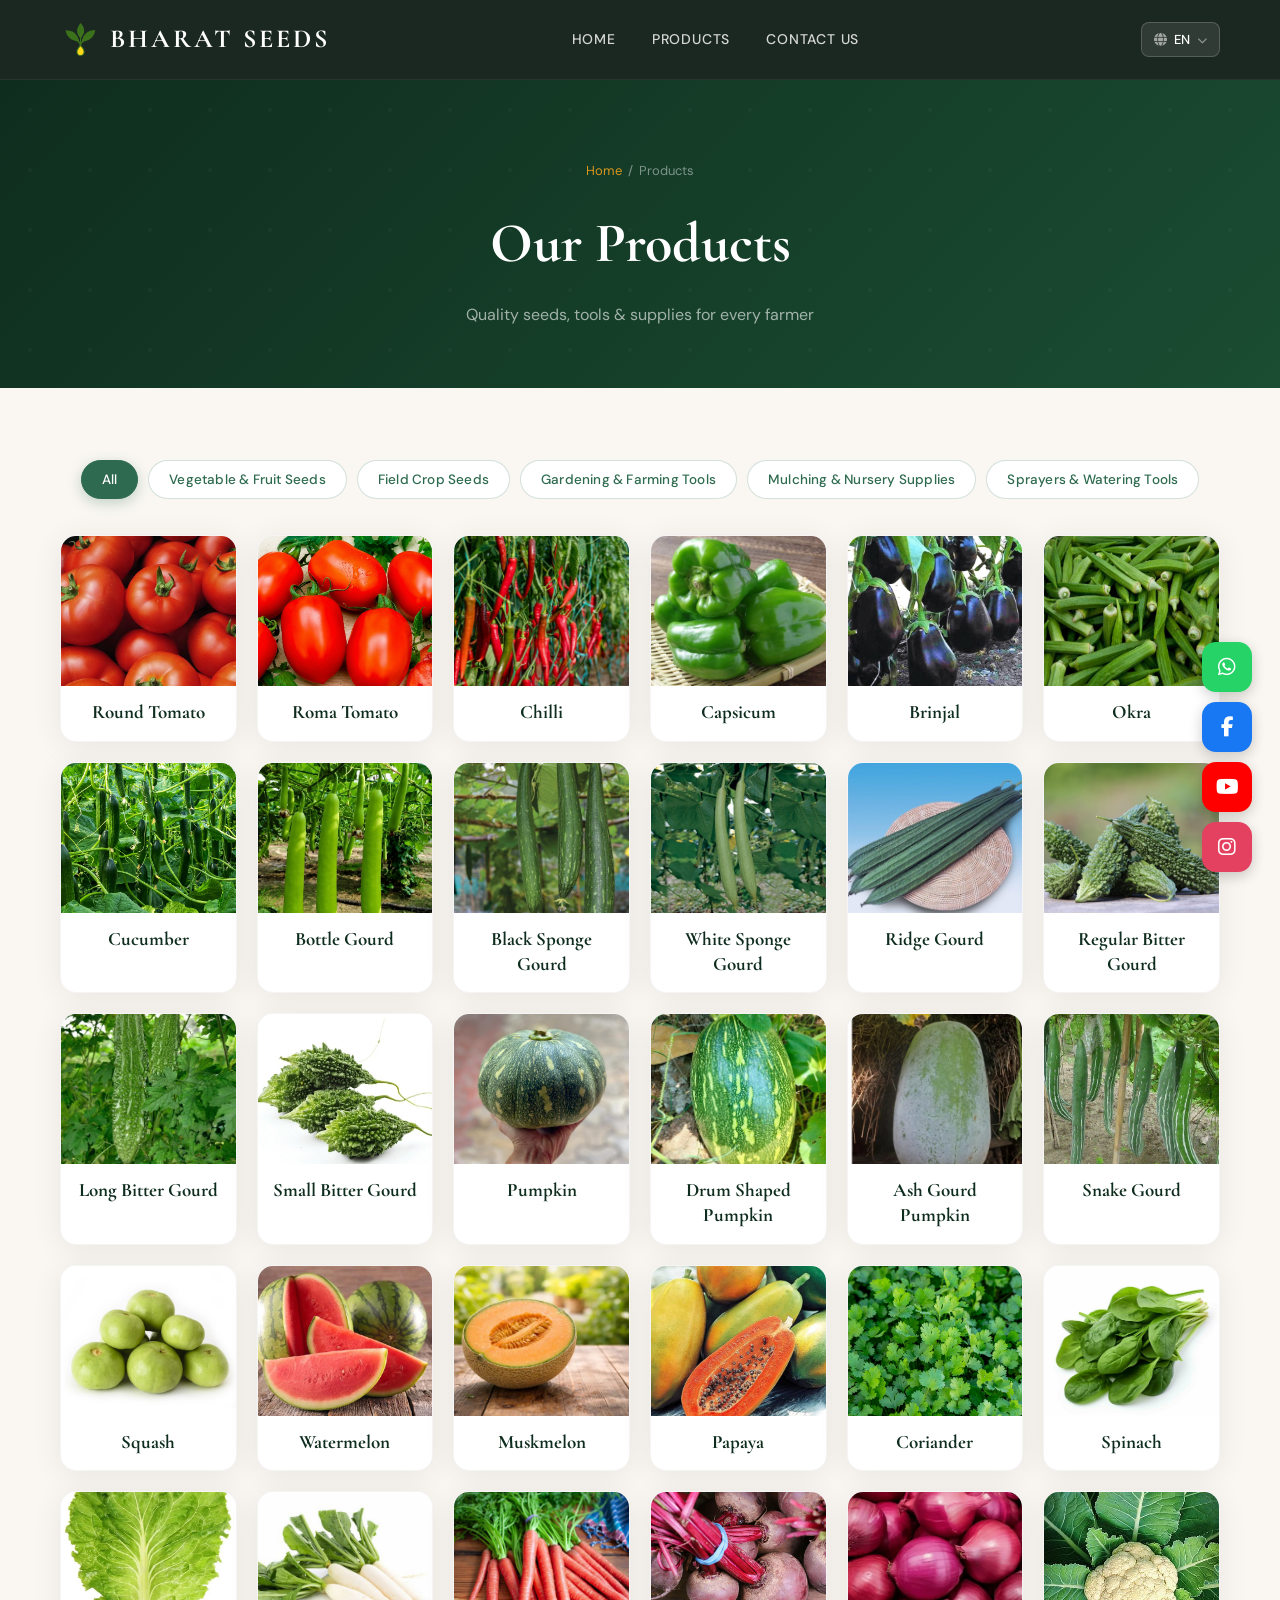
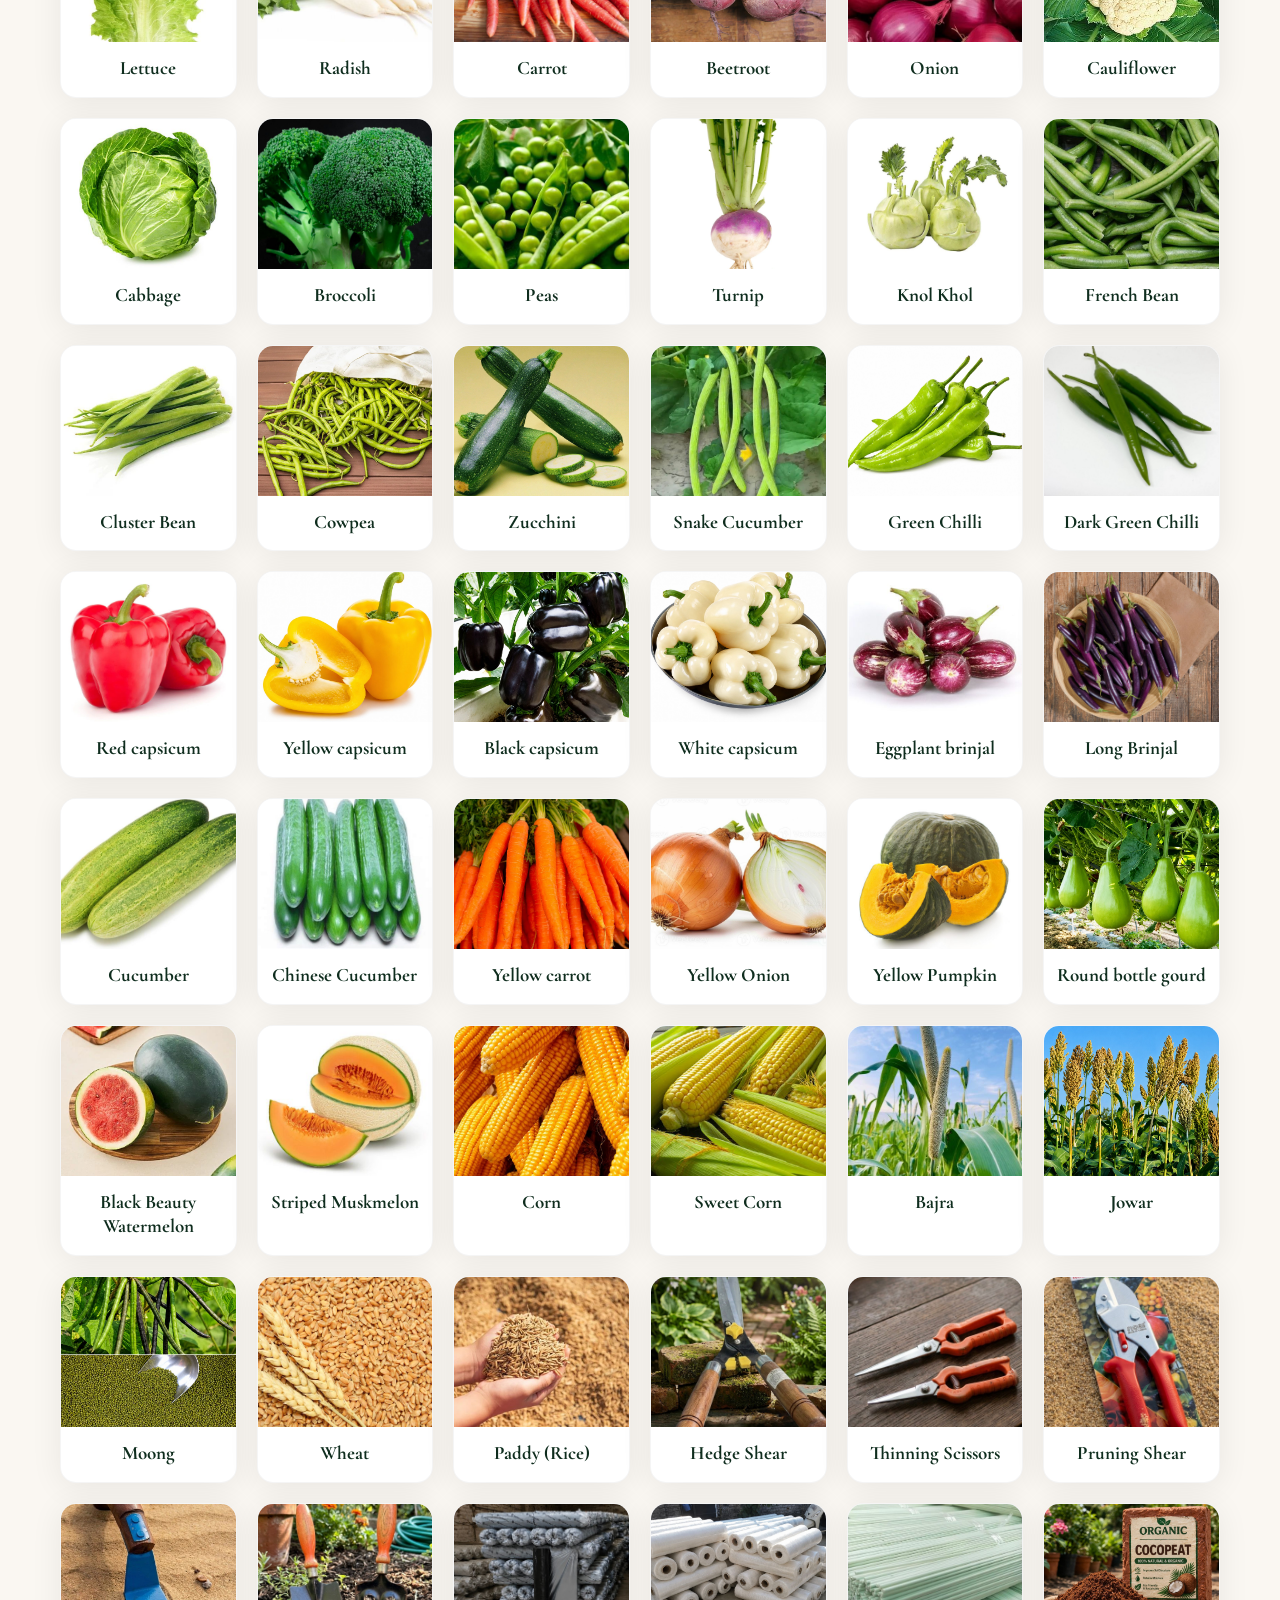
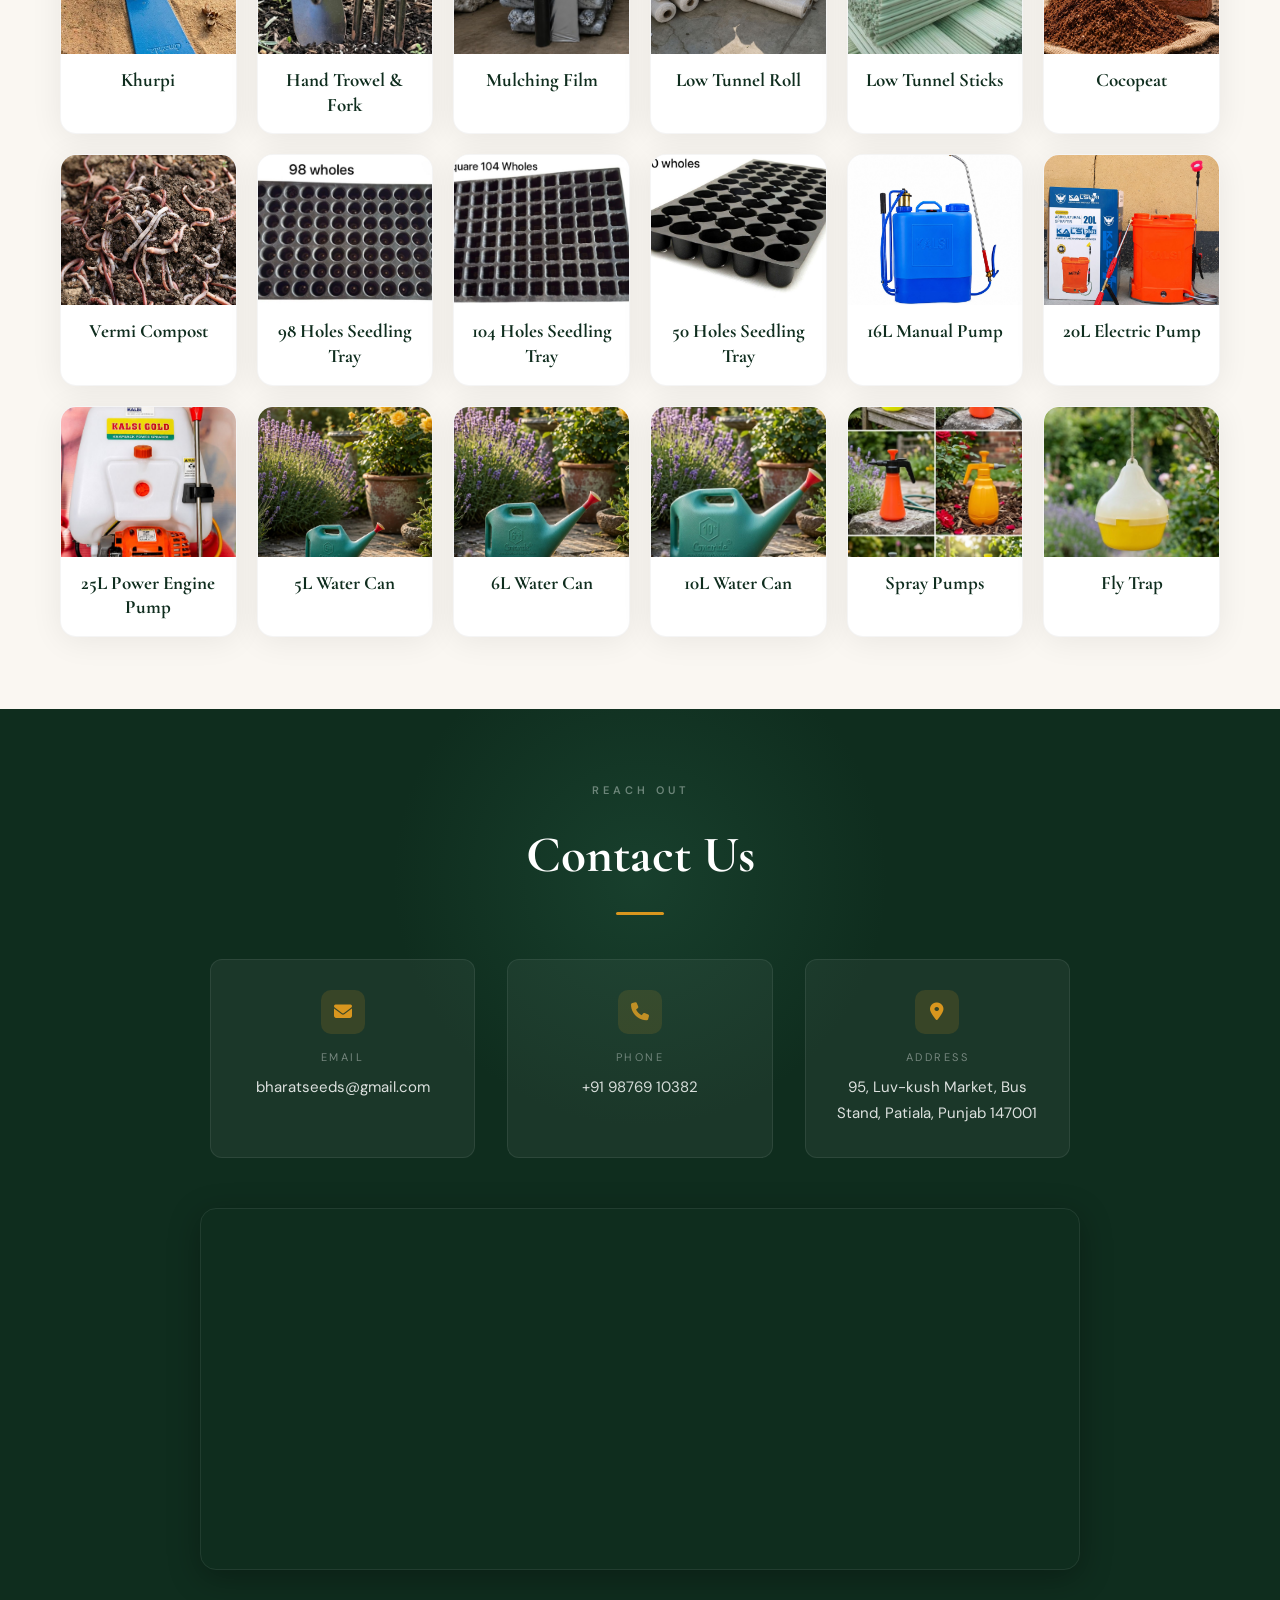
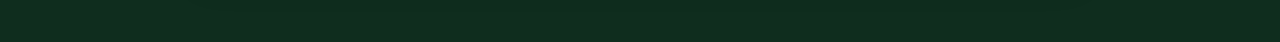
<file: products.html>
<!DOCTYPE html>
<html lang="en" data-default-lang="en">
<head>
  <meta charset="UTF-8">
  <meta name="viewport" content="width=device-width, initial-scale=1.0">
  <title>Bharat Seeds | Products</title>
  <link rel="icon" href="minefavicon.svg" type="image/svg+xml">
  <link rel="stylesheet" href="assets/css/style.css">
  <link rel="stylesheet" href="https://cdnjs.cloudflare.com/ajax/libs/font-awesome/6.5.0/css/all.min.css">
</head>
<body>

  <!-- ── HEADER ─────────────────────────────────── -->
  <header id="siteHeader">
    <a href="index.html" class="header-brand">
      <img src="minefavicon.svg" alt="Bharat Seeds Logo" class="header-logo-img" type="image/svg+xml">
      <div class="logo">BHARAT SEEDS</div>
    </a>

    <nav id="navbar">
      <a href="index.html" data-en="Home" data-hi="होम" data-pa="ਹੋਮ">Home</a>
      <a href="products.html" data-en="Products" data-hi="उत्पाद" data-pa="ਉਤਪਾਦ">Products</a>
      <a href="#contact" data-en="Contact Us" data-hi="संपर्क करें" data-pa="ਸੰਪਰਕ ਕਰੋ">Contact Us</a>
    </nav>

    <div class="header-right">
      <div class="lang-dropdown" id="langDropdown">
        <button class="lang-trigger" id="langTrigger" type="button" aria-expanded="false" aria-haspopup="listbox">
          <i class="fas fa-globe"></i>
          <span id="langCurrent">EN</span>
          <i class="fas fa-chevron-down lang-chev"></i>
        </button>
        <ul class="lang-menu" id="langMenu" role="listbox">
          <li class="lang-opt active" data-lang="en" role="option">
            <span class="lang-code">EN</span>
            <span class="lang-name">English</span>
          </li>
          <li class="lang-opt" data-lang="hi" role="option">
            <span class="lang-code">हि</span>
            <span class="lang-name">हिंदी</span>
          </li>
          <li class="lang-opt" data-lang="pa" role="option">
            <span class="lang-code">ਪੰ</span>
            <span class="lang-name">ਪੰਜਾਬੀ</span>
          </li>
        </ul>
      </div>
      <button class="menu-toggle" id="menuToggle" aria-label="Toggle navigation" aria-expanded="false">
        <i class="fas fa-bars"></i>
      </button>
    </div>
  </header>

  <!-- ── PAGE BANNER ────────────────────────────── -->
  <section class="page-banner">
    <div class="breadcrumb">
      <a href="index.html" data-en="Home" data-hi="होम" data-pa="ਹੋਮ">Home</a>
      &nbsp;/&nbsp;
      <span data-en="Products" data-hi="उत्पाद" data-pa="ਉਤਪਾਦ">Products</span>
    </div>
    <h1 data-en="Our Products" data-hi="हमारे उत्पाद" data-pa="ਸਾਡੇ ਉਤਪਾਦ">Our Products</h1>
    <p data-en="Quality seeds, tools & supplies for every farmer"
       data-hi="हर किसान के लिए गुणवत्तापूर्ण बीज, उपकरण और आपूर्ति"
       data-pa="ਹਰ ਕਿਸਾਨ ਲਈ ਗੁਣਵੱਤਾ ਵਾਲੇ ਬੀਜ, ਸੰਦ ਅਤੇ ਸਮੱਗਰੀ">
      Quality seeds, tools &amp; supplies for every farmer
    </p>
  </section>

  <!-- ── PRODUCTS GRID ───────────────────────────── -->
  <section class="section">

    <div class="product-filter">
      <button class="filter-btn active" data-category="all" data-en="All" data-hi="सभी" data-pa="ਸਭ">All</button>
      <button class="filter-btn" data-category="vegetable" data-en="Vegetable &amp; Fruit Seeds" data-hi="सब्जी और फल के बीज" data-pa="ਸਬਜ਼ੀ ਅਤੇ ਫਲ ਦੇ ਬੀਜ">Vegetable &amp; Fruit Seeds</button>
      <button class="filter-btn" data-category="field" data-en="Field Crop Seeds" data-hi="खेत फसल बीज" data-pa="ਖੇਤ ਫਸਲ ਬੀਜ">Field Crop Seeds</button>
      <button class="filter-btn" data-category="tools" data-en="Gardening &amp; Farming Tools" data-hi="बागवानी और खेती के उपकरण" data-pa="ਬਾਗਬਾਨੀ ਅਤੇ ਖੇਤੀ ਸੰਦ">Gardening &amp; Farming Tools</button>
      <button class="filter-btn" data-category="mulching" data-en="Mulching &amp; Nursery Supplies" data-hi="मल्चिंग और नर्सरी सामग्री" data-pa="ਮਲਚਿੰਗ ਅਤੇ ਨਰਸਰੀ ਸਮੱਗਰੀ">Mulching &amp; Nursery Supplies</button>
      <button class="filter-btn" data-category="sprayers" data-en="Sprayers &amp; Watering Tools" data-hi="स्प्रेयर और सिंचाई उपकरण" data-pa="ਸਪ੍ਰੇਅਰ ਅਤੇ ਸਿੰਚਾਈ ਸੰਦ">Sprayers &amp; Watering Tools</button>
    </div>

    <div class="products" id="productGrid">

      <!-- VEGETABLE & FRUIT SEEDS -->
      <div class="card product-item" data-category="vegetable"><img src="assets/images/products/1.jpeg" alt="Round Tomato"><h3 data-en="Round Tomato" data-hi="गोल टमाटर" data-pa="ਗੋਲ ਟਮਾਟਰ">Round Tomato</h3></div>
      <div class="card product-item" data-category="vegetable"><img src="assets/images/products/2.jpeg" alt="Roma Tomato"><h3 data-en="Roma Tomato" data-hi="रोमा टमाटर" data-pa="ਰੋਮਾ ਟਮਾਟਰ">Roma Tomato</h3></div>
      <div class="card product-item" data-category="vegetable"><img src="assets/images/products/3.jpeg" alt="Chilli"><h3 data-en="Chilli" data-hi="मिर्च" data-pa="ਮਿਰਚ">Chilli</h3></div>
      <div class="card product-item" data-category="vegetable"><img src="assets/images/products/4.jpeg" alt="Capsicum"><h3 data-en="Capsicum" data-hi="शिमला मिर्च" data-pa="ਸ਼ਿਮਲਾ ਮਿਰਚ">Capsicum</h3></div>
      <div class="card product-item" data-category="vegetable"><img src="assets/images/products/5.jpeg" alt="Brinjal"><h3 data-en="Brinjal" data-hi="बैंगन" data-pa="ਬੈਂਗਣ">Brinjal</h3></div>
      <div class="card product-item" data-category="vegetable"><img src="assets/images/products/6.jpeg" alt="Okra"><h3 data-en="Okra" data-hi="भिंडी" data-pa="ਭਿੰਡੀ">Okra</h3></div>
      <div class="card product-item" data-category="vegetable"><img src="assets/images/products/7.jpeg" alt="Cucumber"><h3 data-en="Cucumber" data-hi="खीरा" data-pa="ਖੀਰਾ">Cucumber</h3></div>
      <div class="card product-item" data-category="vegetable"><img src="assets/images/products/8.jpeg" alt="Bottle Gourd"><h3 data-en="Bottle Gourd" data-hi="लौकी" data-pa="ਲੌਕੀ">Bottle Gourd</h3></div>
      <div class="card product-item" data-category="vegetable"><img src="assets/images/products/9.jpeg" alt="Black Sponge Gourd"><h3 data-en="Black Sponge Gourd" data-hi="काली तुरई" data-pa="ਕਾਲੀ ਤੁਰੀ">Black Sponge Gourd</h3></div>
      <div class="card product-item" data-category="vegetable"><img src="assets/images/products/10.jpeg" alt="White Sponge Gourd"><h3 data-en="White Sponge Gourd" data-hi="सफेद तुरई" data-pa="ਚਿੱਟੀ ਤੁਰੀ">White Sponge Gourd</h3></div>
      <div class="card product-item" data-category="vegetable"><img src="assets/images/products/11.jpeg" alt="Ridge Gourd"><h3 data-en="Ridge Gourd" data-hi="तोरी" data-pa="ਤੋਰੀ">Ridge Gourd</h3></div>
      <div class="card product-item" data-category="vegetable"><img src="assets/images/products/12.jpeg" alt="Regular Bitter Gourd"><h3 data-en="Regular Bitter Gourd" data-hi="साधारण करेला" data-pa="ਸਾਧਾਰਨ ਕਰੇਲਾ">Regular Bitter Gourd</h3></div>
      <div class="card product-item" data-category="vegetable"><img src="assets/images/products/13.jpeg" alt="Long Bitter Gourd"><h3 data-en="Long Bitter Gourd" data-hi="लंबा करेला" data-pa="ਲੰਮਾ ਕਰੇਲਾ">Long Bitter Gourd</h3></div>
      <div class="card product-item" data-category="vegetable"><img src="assets/images/products/14.jpeg" alt="Small Bitter Gourd"><h3 data-en="Small Bitter Gourd" data-hi="छोटा करेला" data-pa="ਛੋਟਾ ਕਰੇਲਾ">Small Bitter Gourd</h3></div>
      <div class="card product-item" data-category="vegetable"><img src="assets/images/products/15.jpeg" alt="Pumpkin"><h3 data-en="Pumpkin" data-hi="कद्दू" data-pa="ਕੱਦੂ">Pumpkin</h3></div>
      <div class="card product-item" data-category="vegetable"><img src="assets/images/products/16.jpeg" alt="Drum Shaped Pumpkin"><h3 data-en="Drum Shaped Pumpkin" data-hi="ढोल आकार का कद्दू" data-pa="ਢੋਲ ਆਕਾਰ ਦਾ ਕੱਦੂ">Drum Shaped Pumpkin</h3></div>
      <div class="card product-item" data-category="vegetable"><img src="assets/images/products/17.jpeg" alt="Ash Gourd Pumpkin"><h3 data-en="Ash Gourd Pumpkin" data-hi="पेठा कद्दू" data-pa="ਪੇਠਾ ਕੱਦੂ">Ash Gourd Pumpkin</h3></div>
      <div class="card product-item" data-category="vegetable"><img src="assets/images/products/18.jpeg" alt="Snake Gourd"><h3 data-en="Snake Gourd" data-hi="चिचिंडा" data-pa="ਚਿਚਿੰਡਾ">Snake Gourd</h3></div>
      <div class="card product-item" data-category="vegetable"><img src="assets/images/products/19.jpeg" alt="Squash"><h3 data-en="Squash" data-hi="स्क्वैश" data-pa="ਸਕੁਐਸ਼">Squash</h3></div>
      <div class="card product-item" data-category="vegetable"><img src="assets/images/products/20.jpeg" alt="Watermelon"><h3 data-en="Watermelon" data-hi="तरबूज" data-pa="ਤਰਬੂਜ਼">Watermelon</h3></div>
      <div class="card product-item" data-category="vegetable"><img src="assets/images/products/21.jpeg" alt="Muskmelon"><h3 data-en="Muskmelon" data-hi="खरबूजा" data-pa="ਖਰਬੂਜ਼ਾ">Muskmelon</h3></div>
      <div class="card product-item" data-category="vegetable"><img src="assets/images/products/22.jpeg" alt="Papaya"><h3 data-en="Papaya" data-hi="पपीता" data-pa="ਪਪੀਤਾ">Papaya</h3></div>
      <div class="card product-item" data-category="vegetable"><img src="assets/images/products/23.jpeg" alt="Coriander"><h3 data-en="Coriander" data-hi="धनिया" data-pa="ਧਨੀਆ">Coriander</h3></div>
      <div class="card product-item" data-category="vegetable"><img src="assets/images/products/24.jpeg" alt="Spinach"><h3 data-en="Spinach" data-hi="पालक" data-pa="ਪਾਲਕ">Spinach</h3></div>
      <div class="card product-item" data-category="vegetable"><img src="assets/images/products/25.jpeg" alt="Lettuce"><h3 data-en="Lettuce" data-hi="लेट्यूस" data-pa="ਲੈਟਸ">Lettuce</h3></div>
      <div class="card product-item" data-category="vegetable"><img src="assets/images/products/26.jpeg" alt="Radish"><h3 data-en="Radish" data-hi="मूली" data-pa="ਮੂਲੀ">Radish</h3></div>
      <div class="card product-item" data-category="vegetable"><img src="assets/images/products/27.jpeg" alt="Carrot"><h3 data-en="Carrot" data-hi="गाजर" data-pa="ਗਾਜਰ">Carrot</h3></div>
      <div class="card product-item" data-category="vegetable"><img src="assets/images/products/28.jpeg" alt="Beetroot"><h3 data-en="Beetroot" data-hi="चुकंदर" data-pa="ਚੁਕੰਦਰ">Beetroot</h3></div>
      <div class="card product-item" data-category="vegetable"><img src="assets/images/products/29.jpeg" alt="Onion"><h3 data-en="Onion" data-hi="प्याज" data-pa="ਪਿਆਜ਼">Onion</h3></div>
      <div class="card product-item" data-category="vegetable"><img src="assets/images/products/30.jpeg" alt="Cauliflower"><h3 data-en="Cauliflower" data-hi="फूलगोभी" data-pa="ਫੁੱਲਗੋਭੀ">Cauliflower</h3></div>
      <div class="card product-item" data-category="vegetable"><img src="assets/images/products/31.jpeg" alt="Cabbage"><h3 data-en="Cabbage" data-hi="पत्तागोभी" data-pa="ਪੱਤਾਗੋਭੀ">Cabbage</h3></div>
      <div class="card product-item" data-category="vegetable"><img src="assets/images/products/32.jpeg" alt="Broccoli"><h3 data-en="Broccoli" data-hi="ब्रोकली" data-pa="ਬਰੌਕਲੀ">Broccoli</h3></div>
      <div class="card product-item" data-category="vegetable"><img src="assets/images/products/33.jpeg" alt="Peas"><h3 data-en="Peas" data-hi="मटर" data-pa="ਮਟਰ">Peas</h3></div>
      <div class="card product-item" data-category="vegetable"><img src="assets/images/products/34.jpeg" alt="Turnip"><h3 data-en="Turnip" data-hi="शलजम" data-pa="ਸ਼ਲਗਮ">Turnip</h3></div>
      <div class="card product-item" data-category="vegetable"><img src="assets/images/products/35.jpeg" alt="Knol Khol"><h3 data-en="Knol Khol" data-hi="गांठगोभी" data-pa="ਗੰਢਗੋਭੀ">Knol Khol</h3></div>
      <div class="card product-item" data-category="vegetable"><img src="assets/images/products/36.jpeg" alt="French Bean"><h3 data-en="French Bean" data-hi="फ्रेंच बीन" data-pa="ਫ੍ਰੈਂਚ ਬੀਨ">French Bean</h3></div>
      <div class="card product-item" data-category="vegetable"><img src="assets/images/products/37.jpeg" alt="Cluster Bean"><h3 data-en="Cluster Bean" data-hi="ग्वार फली" data-pa="ਗੁਆਰ ਫਲੀ">Cluster Bean</h3></div>
      <div class="card product-item" data-category="vegetable"><img src="assets/images/products/38.jpeg" alt="Cowpea"><h3 data-en="Cowpea" data-hi="लोबिया" data-pa="ਲੋਬੀਆ">Cowpea</h3></div>
      <div class="card product-item" data-category="vegetable"><img src="assets/images/products/39.jpeg" alt="Zucchini"><h3 data-en="Zucchini" data-hi="तोरी (जुकीनी)" data-pa="ਤੋਰੀ (ਜ਼ੁਕੀਨੀ)">Zucchini</h3></div>
      <div class="card product-item" data-category="vegetable"><img src="assets/images/products/40.jpeg" alt="Snake Cucumber"><h3 data-en="Snake Cucumber" data-hi="साँप ककड़ी" data-pa="ਸੱਪ ਖੀਰਾ">Snake Cucumber</h3></div>
      
      <div class="card product-item" data-category="vegetable"><img src="assets/images/products/69.jpeg" alt="Green Chilli"><h3 data-en="Green Chilli" data-hi="हरी मिर्च" data-pa="ਹਰੀ ਮਿਰਚ">Snake Cucumber</h3></div>
      <div class="card product-item" data-category="vegetable"><img src="assets/images/products/70.jpeg" alt="Dark Green Chilli"><h3 data-en="Dark Green Chilli" data-hi="गहरी हरी मिर्च" data-pa="ਗੂੜ੍ਹੀ ਹਰੀ ਮਿਰਚ">Snake Cucumber</h3></div>
      <div class="card product-item" data-category="vegetable"><img src="assets/images/products/71.jpeg" alt="Red capsicum"><h3 data-en="Red capsicum" data-hi="लाल शिमला मिर्च" data-pa="ਲਾਲ ਸ਼ਿਮਲਾ ਮਿਰਚ">Snake Cucumber</h3></div>
      <div class="card product-item" data-category="vegetable"><img src="assets/images/products/72.jpeg" alt="Yellow capsicum"><h3 data-en="Yellow capsicum" data-hi="पीली शिमला मिर्च" data-pa="ਪੀਲੀ ਸ਼ਿਮਲਾ ਮਿਰਚ">Snake Cucumber</h3></div>
      <div class="card product-item" data-category="vegetable"><img src="assets/images/products/73.jpeg" alt="Black capsicum"><h3 data-en="Black capsicum" data-hi="काली शिमला मिर्च" data-pa="ਕਾਲੀ ਸ਼ਿਮਲਾ ਮਿਰਚ">Snake Cucumber</h3></div>
      <div class="card product-item" data-category="vegetable"><img src="assets/images/products/74.jpeg" alt="White capsicum"><h3 data-en="White capsicum" data-hi="सफेद शिमला मिर्च" data-pa="ਚਿੱਟੀ ਸ਼ਿਮਲਾ ਮਿਰਚ">Snake Cucumber</h3></div>
      <div class="card product-item" data-category="vegetable"><img src="assets/images/products/75.jpeg" alt="Eggplant brinjal"><h3 data-en="Eggplant brinjal" data-hi="बैंगन" data-pa="ਬੈਂਗਣ">Snake Cucumber</h3></div>
      <div class="card product-item" data-category="vegetable"><img src="assets/images/products/76.jpeg" alt="Long Brinjal"><h3 data-en="Long Brinjal" data-hi="लंबा बैंगन" data-pa="ਲੰਮਾ ਬੈਂਗਣ">Snake Cucumber</h3></div>
      <div class="card product-item" data-category="vegetable"><img src="assets/images/products/77.jpeg" alt="Cucumber"><h3 data-en="Cucumber" data-hi="खीरा" data-pa="ਖੀਰਾ">Snake Cucumber</h3></div>
      <div class="card product-item" data-category="vegetable"><img src="assets/images/products/78.jpeg" alt="Chinese Cucumber"><h3 data-en="Chinese Cucumber" data-hi="चीनी खीरा" data-pa="ਚਾਈਨੀਜ਼ ਖੀਰਾ">Snake Cucumber</h3></div>
      <div class="card product-item" data-category="vegetable"><img src="assets/images/products/79.jpeg" alt="Yellow carrot"><h3 data-en="Yellow carrot" data-hi="पीली गाजर" data-pa="ਪੀਲੀ ਗਾਜਰ">Snake Cucumber</h3></div>
      <div class="card product-item" data-category="vegetable"><img src="assets/images/products/80.jpeg" alt="Yellow Onion"><h3 data-en="Yellow Onion" data-hi="पीला प्याज" data-pa="ਪੀਲੀ ਗਾਜਰ">Snake Cucumber</h3></div>
      <div class="card product-item" data-category="vegetable"><img src="assets/images/products/81.jpeg" alt="Yellow Pumpkin"><h3 data-en="Yellow Pumpkin" data-hi="पीला कद्दू" data-pa="ਪੀਲਾ ਕੱਦੂ">Snake Cucumber</h3></div>
      <div class="card product-item" data-category="vegetable"><img src="assets/images/products/82.jpeg" alt="Round bottle gourd"><h3 data-en="Round bottle gourd" data-hi="गोल घिया" data-pa="ਗੋਲ ਘੀਆ">Snake Cucumber</h3></div>
      <div class="card product-item" data-category="vegetable"><img src="assets/images/products/83.jpeg" alt="Black Beauty Watermelon"><h3 data-en="Black Beauty Watermelon" data-hi="ब्लैक ब्यूटी तरबूज" data-pa="ਬਲੈਕ ਬਿਊਟੀ ਤਰਬੂਜ਼">Snake Cucumber</h3></div>
      <div class="card product-item" data-category="vegetable"><img src="assets/images/products/84.jpeg" alt="Striped Muskmelon"><h3 data-en="Striped Muskmelon" data-hi="धारीदार खरबूजा" data-pa="ਧਾਰੀਦਾਰ ਖਰਬੂਜ਼ਾ">Snake Cucumber</h3></div>

      <!-- FIELD CROP SEEDS -->
      <div class="card product-item" data-category="field"><img src="assets/images/products/41.jpeg" alt="Corn"><h3 data-en="Corn" data-hi="मक्का" data-pa="ਮੱਕੀ">Corn</h3></div>
      <div class="card product-item" data-category="field"><img src="assets/images/products/42.jpeg" alt="Sweet Corn"><h3 data-en="Sweet Corn" data-hi="स्वीट कॉर्न" data-pa="ਸਵੀਟ ਕੌਰਨ">Sweet Corn</h3></div>
      <div class="card product-item" data-category="field"><img src="assets/images/products/43.jpeg" alt="Bajra"><h3 data-en="Bajra" data-hi="बाजरा" data-pa="ਬਾਜਰਾ">Bajra</h3></div>
      <div class="card product-item" data-category="field"><img src="assets/images/products/44.jpeg" alt="Jowar"><h3 data-en="Jowar" data-hi="ज्वार" data-pa="ਜੁਆਰ">Jowar</h3></div>
      <div class="card product-item" data-category="field"><img src="assets/images/products/45.jpeg" alt="Moong"><h3 data-en="Moong" data-hi="मूंग" data-pa="ਮੂੰਗ">Moong</h3></div>
      <div class="card product-item" data-category="field"><img src="assets/images/products/46.jpeg" alt="Wheat"><h3 data-en="Wheat" data-hi="गेहूं" data-pa="ਕਣਕ">Wheat</h3></div>
      <div class="card product-item" data-category="field"><img src="assets/images/products/47.jpeg" alt="Paddy (Rice)"><h3 data-en="Paddy (Rice)" data-hi="धान (चावल)" data-pa="ਝੋਨਾ (ਚਾਵਲ)">Paddy (Rice)</h3></div>

      <!-- GARDENING & FARMING TOOLS -->
      <div class="card product-item" data-category="tools"><img src="assets/images/products/48.jpeg" alt="Hedge Shear"><h3 data-en="Hedge Shear" data-hi="हेज कैंची" data-pa="ਹੈੱਜ ਕੈਂਚੀ">Hedge Shear</h3></div>
      <div class="card product-item" data-category="tools"><img src="assets/images/products/49.jpeg" alt="Thinning Scissors"><h3 data-en="Thinning Scissors" data-hi="थिनिंग कैंची" data-pa="ਪਤਲੀ ਕੈਂਚੀ">Thinning Scissors</h3></div>
      <div class="card product-item" data-category="tools"><img src="assets/images/products/50.jpeg" alt="Pruning Shear"><h3 data-en="Pruning Shear" data-hi="प्रूनिंग कैंची" data-pa="ਛਾਂਟਣ ਕੈਂਚੀ">Pruning Shear</h3></div>
      <div class="card product-item" data-category="tools"><img src="assets/images/products/51.jpeg" alt="Khurpi"><h3 data-en="Khurpi" data-hi="खुरपी" data-pa="ਖੁਰਪੀ">Khurpi</h3></div>
      <div class="card product-item" data-category="tools"><img src="assets/images/products/52.jpeg" alt="Hand Trowel &amp; Fork"><h3 data-en="Hand Trowel &amp; Fork" data-hi="हैंड ट्रॉवेल और फोर्क" data-pa="ਹੈਂਡ ਟਰੌਵਲ ਅਤੇ ਫੋਰਕ">Hand Trowel &amp; Fork</h3></div>

      <!-- MULCHING & NURSERY SUPPLIES -->
      <div class="card product-item" data-category="mulching"><img src="assets/images/products/53.jpeg" alt="Mulching Film"><h3 data-en="Mulching Film" data-hi="मल्चिंग फिल्म" data-pa="ਮਲਚਿੰਗ ਫਿਲਮ">Mulching Film</h3></div>
      <div class="card product-item" data-category="mulching"><img src="assets/images/products/54.jpeg" alt="Low Tunnel Roll"><h3 data-en="Low Tunnel Roll" data-hi="लो टनल रोल" data-pa="ਲੋ ਟਨਲ ਰੋਲ">Low Tunnel Roll</h3></div>
      <div class="card product-item" data-category="mulching"><img src="assets/images/products/55.jpeg" alt="Low Tunnel Sticks"><h3 data-en="Low Tunnel Sticks" data-hi="लो टनल स्टिक्स" data-pa="ਲੋ ਟਨਲ ਸਟਿੱਕਸ">Low Tunnel Sticks</h3></div>
      <div class="card product-item" data-category="mulching"><img src="assets/images/products/56.jpeg" alt="Cocopeat"><h3 data-en="Cocopeat" data-hi="कोकोपीट" data-pa="ਕੋਕੋਪੀਟ">Cocopeat</h3></div>
      <div class="card product-item" data-category="mulching"><img src="assets/images/products/57.jpeg" alt="Vermi Compost"><h3 data-en="Vermi Compost" data-hi="वर्मी कम्पोस्ट" data-pa]="वरमी ਖाद">Vermi Compost</h3></div>
      <div class="card product-item" data-category="mulching"><img src="assets/images/products/58.jpeg" alt="98 Holes Seedling Tray"><h3 data-en="98 Holes Seedling Tray" data-hi="98 होल सीडलिंग ट्रे" data-pa="98 ਮੋਰੀ ਸੀਡਲਿੰਗ ਟਰੇ">98 Holes Seedling Tray</h3></div>
      <div class="card product-item" data-category="mulching"><img src="assets/images/products/59.jpeg" alt="104 Holes Seedling Tray"><h3 data-en="104 Holes Seedling Tray" data-hi="104 होल सीडलिंग ट्रे" data-pa="104 ਮੋਰੀ ਸੀਡਲਿੰਗ ਟਰੇ">104 Holes Seedling Tray</h3></div>
      <div class="card product-item" data-category="mulching"><img src="assets/images/products/60.jpeg" alt="50 Holes Seedling Tray"><h3 data-en="50 Holes Seedling Tray" data-hi="50 होल सीडलिंग ट्रे" data-pa="50 ਮੋਰੀ ਸੀਡਲਿੰਗ ਟਰੇ">50 Holes Seedling Tray</h3></div>

      <!-- SPRAYERS & WATERING TOOLS -->
      <div class="card product-item" data-category="sprayers"><img src="assets/images/products/61.jpeg" alt="16L Manual Pump"><h3 data-en="16L Manual Pump" data-hi="16 लीटर मैनुअल पंप" data-pa="16 ਲੀਟਰ ਮੈਨੁਅਲ ਪੰਪ">16L Manual Pump</h3></div>
      <div class="card product-item" data-category="sprayers"><img src="assets/images/products/62.jpeg" alt="20L Electric Pump"><h3 data-en="20L Electric Pump" data-hi="20 लीटर इलेक्ट्रिक पंप" data-pa="20 ਲੀਟਰ ਇਲੈਕਟ੍ਰਿਕ ਪੰਪ">20L Electric Pump</h3></div>
      <div class="card product-item" data-category="sprayers"><img src="assets/images/products/63.jpeg" alt="25L Power Engine Pump"><h3 data-en="25L Power Engine Pump" data-hi="25 लीटर पावर इंजन पंप" data-pa="25 ਲੀਟਰ ਪਾਵਰ ਇੰਜਣ ਪੰਪ">25L Power Engine Pump</h3></div>
      <div class="card product-item" data-category="sprayers"><img src="assets/images/products/64.jpeg" alt="5L Water Can"><h3 data-en="5L Water Can" data-hi="5 लीटर पानी की कैन" data-pa="5 ਲੀਟਰ ਪਾਣੀ ਦਾ ਡੱਬਾ">5L Water Can</h3></div>
      <div class="card product-item" data-category="sprayers"><img src="assets/images/products/65.jpeg" alt="6L Water Can"><h3 data-en="6L Water Can" data-hi="6 लीटर पानी की कैन" data-pa="6 ਲੀਟਰ ਪਾਣੀ ਦਾ ਡੱਬਾ">6L Water Can</h3></div>
      <div class="card product-item" data-category="sprayers"><img src="assets/images/products/66.jpeg" alt="10L Water Can"><h3 data-en="10L Water Can" data-hi="10 लीटर पानी की कैन" data-pa="10 ਲੀਟਰ ਪਾਣੀ ਦਾ ਡੱਬਾ">10L Water Can</h3></div>
      <div class="card product-item" data-category="sprayers"><img src="assets/images/products/67.jpeg" alt="Spray Pumps"><h3 data-en="Spray Pumps" data-hi="स्प्रे पंप" data-pa="ਸਪ੍ਰੇ ਪੰਪ">Spray Pumps</h3></div>
      <div class="card product-item" data-category="sprayers"><img src="assets/images/products/68.jpeg" alt="Fly Trap"><h3 data-en="Fly Trap" data-hi="फ्लाई ट्रैप" data-pa="ਫਲਾਈ ਟਰੈਪ">Fly Trap</h3></div>

    </div>
  </section>

  <!-- ── CONTACT ─────────────────────────────────── -->
  <section class="contact" id="contact">
    <span class="section-eyebrow" style="color: rgba(255,255,255,0.45);"
          data-en="Reach Out" data-hi="संपर्क करें" data-pa="ਸੰਪਰਕ ਕਰੋ">Reach Out</span>
    <h2 class="section-title"
        data-en="Contact Us" data-hi="संपर्क करें" data-pa="ਸੰਪਰਕ ਕਰੋ">
      Contact Us
    </h2>

    <div class="contact-grid">
      <div class="contact-item">
        <div class="contact-icon"><i class="fas fa-envelope"></i></div>
        <span class="label" data-en="Email" data-hi="ईमेल" data-pa="ਈਮੇਲ">Email</span>
        <a href="mailto:bharatseeds@gmail.com">bharatseeds@gmail.com</a>
      </div>
      <div class="contact-item">
        <div class="contact-icon"><i class="fas fa-phone"></i></div>
        <span class="label" data-en="Phone" data-hi="फोन" data-pa="ਫੋਨ">Phone</span>
        <a href="tel:+919876910382">+91 98769 10382</a>
      </div>
      <div class="contact-item">
        <div class="contact-icon"><i class="fas fa-map-marker-alt"></i></div>
        <span class="label" data-en="Address" data-hi="पता" data-pa="ਪਤਾ">Address</span>
        <a href="https://www.google.com/maps?q=95,+Luv-kush+Market,+Bus+Stand,+Patiala,+Punjab+147001,+India"
           target="_blank" rel="noopener noreferrer"
           data-en="95, Luv-kush Market, Bus Stand, Patiala, Punjab 147001"
           data-hi="95, लव-कुश मार्केट, बस स्टैंड, पटियाला, पंजाब 147001"
           data-pa="95, ਲਵ-ਕੁਸ਼ ਮਾਰਕੀਟ, ਬਸ ਸਟੈਂਡ, ਪਟਿਆਲਾ, ਪੰਜਾਬ 147001">
          95, Luv-kush Market, Bus Stand, Patiala, Punjab 147001
        </a>
      </div>
    </div>

    <div class="map-container">
      <iframe
        src="https://www.google.com/maps/embed?pb=!1m18!1m12!1m3!1d2813.1446462136223!2d76.40226665324055!3d30.338452761924554!2m3!1f0!2f0!3f0!3m2!1i1024!2i768!4f13.1!3m3!1m2!1s0x391028f3098c396d%3A0x86d84044a77a9594!2sBharat%20Seeds!5e0!3m2!1sen!2sin!4v1775980598095!5m2!1sen!2sin"
        allowfullscreen="" loading="lazy" referrerpolicy="no-referrer-when-downgrade">
      </iframe>
    </div>
  </section>

  <!-- ── SOCIAL ───────────────────────────────────── -->
  <div class="social-icons">
    <a href="https://wa.me/919876910382" target="_blank" rel="noopener noreferrer" class="whatsapp" aria-label="WhatsApp"><i class="fab fa-whatsapp"></i></a>
    <a href="https://www.facebook.com/share/1JHaWWN5nT/?mibextid=wwXIfr" target="_blank" rel="noopener noreferrer" class="facebook" aria-label="Facebook"><i class="fab fa-facebook-f"></i></a>
    <a href="https://www.youtube.com/@bharatseedspatiala" target="_blank" rel="noopener noreferrer" class="youtube" aria-label="YouTube"><i class="fab fa-youtube"></i></a>
    <a href="https://www.instagram.com/bharat_seeds_patiala?igsh=MXJlamliZmdmdXNpZQ==" target="_blank" rel="noopener noreferrer" class="instagram" aria-label="Instagram"><i class="fab fa-instagram"></i></a>
  </div>

  <script src="assets/js/script.js"></script>
  <script>
    const urlParams    = new URLSearchParams(window.location.search);
    const selectedCat  = urlParams.get("category") || "all";
    const filterBtns   = document.querySelectorAll(".filter-btn");
    const productItems = document.querySelectorAll(".product-item");

    function applyFilter(category) {
      productItems.forEach(item => {
        item.style.display = (category === "all" || item.dataset.category === category) ? "" : "none";
      });
      filterBtns.forEach(btn =>
        btn.classList.toggle("active", btn.dataset.category === category)
      );
    }

    filterBtns.forEach(btn => btn.addEventListener("click", () => applyFilter(btn.dataset.category)));
    applyFilter(selectedCat);
  </script>
</body>
</html>
</file>
<file: assets/css/style.css>
/* ─────────────────────────────────────────────────
   BHARAT SEEDS — Modernized Style
   Aesthetic: Organic Editorial · Earthy Luxury
   ───────────────────────────────────────────────── */

@import url('https://fonts.googleapis.com/css2?family=Cormorant+Garamond:ital,wght@0,400;0,600;0,700;1,400;1,600&family=DM+Sans:wght@300;400;500;600&display=swap');

/* ── TOKENS ──────────────────────────────────────── */
:root {
  --g-darkest: #081510;
  --g-dark: #0f2d1e;
  --g-mid: #1a4d32;
  --g-main: #2d6a4f;
  --g-light: #40916c;
  --g-pale: #e9f5ec;
  --gold: #b8730a;
  --gold-lt: #d9961e;
  --amber: #f4a261;
  --cream: #faf7f2;
  --cream-dk: #f0e9da;
  --white: #ffffff;
  --text: #1a1a1a;
  --muted: #666;
  --radius: 12px;
  --ease: cubic-bezier(0.4, 0, 0.2, 1);
  --trans: all 0.35s var(--ease);
  --shadow: 0 4px 32px rgba(0, 0, 0, 0.07);
  --shadow-lg: 0 16px 48px rgba(0, 0, 0, 0.14);
}

/* ── RESET ───────────────────────────────────────── */
*,
*::before,
*::after {
  margin: 0;
  padding: 0;
  box-sizing: border-box;
}

html {
  scroll-behavior: smooth;
  font-size: 16px;
}

body {
  font-family: 'DM Sans', sans-serif;
  background: var(--cream);
  color: var(--text);
  line-height: 1.65;
  padding-top: 80px;
  overflow-x: hidden;
}

/* ── SCROLL REVEAL ───────────────────────────────── */
.reveal {
  opacity: 0;
  transform: translateY(36px);
  transition: opacity 0.7s var(--ease), transform 0.7s var(--ease);
}

.reveal.visible {
  opacity: 1;
  transform: translateY(0);
}

.reveal-delay-1 {
  transition-delay: 0.1s;
}

.reveal-delay-2 {
  transition-delay: 0.2s;
}

.reveal-delay-3 {
  transition-delay: 0.3s;
}

.reveal-delay-4 {
  transition-delay: 0.4s;
}

/* ── HEADER ──────────────────────────────────────── */
header {
  position: fixed;
  top: 0;
  left: 0;
  width: 100%;
  z-index: 1000;
  padding: 0 60px;
  height: 80px;
  display: flex;
  align-items: center;
  justify-content: space-between;
  background: rgba(8, 21, 16, 0.92);
  backdrop-filter: blur(14px);
  -webkit-backdrop-filter: blur(14px);
  border-bottom: 1px solid rgba(255, 255, 255, 0.06);
  transition: var(--trans);
}

header.scrolled {
  background: rgba(8, 21, 16, 0.98);
  box-shadow: 0 2px 24px rgba(0, 0, 0, 0.3);
}

/* Header brand (logo image + text) */
.header-brand {
  display: flex;
  align-items: center;
  gap: 10px;
  text-decoration: none;
}

.header-logo-img {
  width: 40px;
  height: 40px;
  object-fit: contain;
  border-radius: 6px;
  flex-shrink: 0;
}

.logo {
  font-family: 'Cormorant Garamond', serif;
  font-size: 26px;
  font-weight: 700;
  color: var(--white);
  letter-spacing: 3px;
  text-transform: uppercase;
  white-space: nowrap;
}

.logo-link {
  text-decoration: none;
  color: inherit;
}

.logo span {
  color: var(--gold-lt);
}

nav {
  display: flex;
  align-items: center;
  gap: 36px;
}

nav a {
  color: rgba(255, 255, 255, 0.82);
  text-decoration: none;
  font-size: 14px;
  font-weight: 500;
  letter-spacing: 0.8px;
  text-transform: uppercase;
  position: relative;
  transition: color 0.25s;
}

nav a::after {
  content: '';
  position: absolute;
  bottom: -3px;
  left: 0;
  width: 0;
  height: 1.5px;
  background: var(--gold-lt);
  transition: width 0.3s var(--ease);
}

nav a:hover {
  color: #fff;
}

nav a:hover::after {
  width: 100%;
}

.header-right {
  display: flex;
  align-items: center;
  gap: 12px;
  margin-left: 40px;
}

/* ── CUSTOM LANGUAGE DROPDOWN ────────────────────── */
.lang-dropdown {
  position: relative;
}

.lang-trigger {
  display: flex;
  align-items: center;
  gap: 7px;
  background: rgba(255, 255, 255, 0.09);
  border: 1px solid rgba(255, 255, 255, 0.18);
  border-radius: 8px;
  padding: 8px 12px;
  cursor: pointer;
  color: #fff;
  font-family: 'DM Sans', sans-serif;
  font-size: 13px;
  font-weight: 500;
  transition: var(--trans);
  white-space: nowrap;
}

.lang-trigger:hover,
.lang-trigger[aria-expanded="true"] {
  background: rgba(255, 255, 255, 0.16);
  border-color: rgba(255, 255, 255, 0.32);
}

.lang-trigger i:first-child {
  font-size: 13px;
  color: rgba(255, 255, 255, 0.55);
}

.lang-chev {
  font-size: 10px;
  color: rgba(255, 255, 255, 0.45);
  transition: transform 0.22s ease;
}

.lang-trigger[aria-expanded="true"] .lang-chev {
  transform: rotate(180deg);
}

.lang-menu {
  position: absolute;
  top: calc(100% + 10px);
  right: 0;
  background: #0d2818;
  border: 1px solid rgba(255, 255, 255, 0.1);
  border-radius: 12px;
  overflow: hidden;
  list-style: none;
  min-width: 168px;
  opacity: 0;
  transform: translateY(-8px) scale(0.97);
  pointer-events: none;
  transition: opacity 0.2s ease, transform 0.2s ease;
  z-index: 500;
  box-shadow: 0 16px 40px rgba(0, 0, 0, 0.5);
}

.lang-menu.open {
  opacity: 1;
  transform: translateY(0) scale(1);
  pointer-events: all;
}

.lang-opt {
  display: flex;
  align-items: center;
  gap: 12px;
  padding: 13px 18px;
  cursor: pointer;
  transition: background 0.15s;
  border-bottom: 1px solid rgba(255, 255, 255, 0.05);
}

.lang-opt:last-child {
  border-bottom: none;
}

.lang-opt:hover {
  background: rgba(255, 255, 255, 0.07);
}

.lang-opt.active {
  background: rgba(217, 150, 30, 0.1);
}

.lang-code {
  font-size: 12px;
  font-weight: 700;
  font-family: 'DM Sans', sans-serif;
  color: var(--gold-lt);
  min-width: 22px;
}

.lang-name {
  font-size: 14px;
  font-family: 'DM Sans', sans-serif;
  color: rgba(255, 255, 255, 0.7);
}

.lang-opt.active .lang-name,
.lang-opt:hover .lang-name {
  color: #fff;
}

/* hidden native select kept for JS compat */
.language-select {
  display: none;
}

.menu-toggle {
  display: none;
  font-size: 22px;
  cursor: pointer;
  background: transparent;
  border: none;
  color: #fff;
  padding: 4px;
}

/* ── HERO ────────────────────────────────────────── */
.hero {
  position: relative;
  height: 100vh;
  min-height: 600px;
  display: flex;
  align-items: center;
  justify-content: center;
  text-align: center;
  overflow: hidden;
  background: var(--g-darkest);
}

.hero-bg {
  position: absolute;
  inset: 0;
  background-image:
    linear-gradient(170deg, rgba(8, 21, 16, 0.65) 0%, rgba(8, 21, 16, 0.35) 50%, rgba(8, 21, 16, 0.8) 100%),
    url("../images/bgimage.jpg");
  background-size: cover;
  background-position: center;
  transform: scale(1.05);
  transition: transform 8s ease;
  will-change: transform;
}

.hero-bg.loaded {
  transform: scale(1);
}

/* Grain overlay */
.hero::after {
  content: '';
  position: absolute;
  inset: 0;
  background-image: url("data:image/svg+xml,%3Csvg viewBox='0 0 256 256' xmlns='http://www.w3.org/2000/svg'%3E%3Cfilter id='noise'%3E%3CfeTurbulence type='fractalNoise' baseFrequency='0.9' numOctaves='4' stitchTiles='stitch'/%3E%3C/filter%3E%3Crect width='100%25' height='100%25' filter='url(%23noise)' opacity='0.04'/%3E%3C/svg%3E");
  pointer-events: none;
  opacity: 0.4;
}

.hero-content {
  position: relative;
  z-index: 2;
  padding: 0 20px;
  max-width: 900px;
}

.hero-tag {
  display: inline-block;
  font-size: 12px;
  font-weight: 600;
  letter-spacing: 4px;
  text-transform: uppercase;
  color: var(--gold-lt);
  border: 1px solid rgba(217, 150, 30, 0.4);
  padding: 6px 18px;
  border-radius: 99px;
  margin-bottom: 28px;
  animation: fadeInDown 0.8s var(--ease) 0.2s both;
}

.hero-content h1 {
  font-family: 'Cormorant Garamond', serif;
  font-size: clamp(52px, 8vw, 96px);
  font-weight: 700;
  color: var(--white);
  line-height: 1.0;
  letter-spacing: -1px;
  margin-bottom: 20px;
  animation: fadeInUp 0.9s var(--ease) 0.4s both;
}

.hero-content h1 em {
  font-style: italic;
  color: var(--gold-lt);
}

.hero-content p {
  font-size: 18px;
  font-weight: 300;
  color: rgba(255, 255, 255, 0.72);
  margin-bottom: 40px;
  letter-spacing: 0.3px;
  animation: fadeInUp 0.9s var(--ease) 0.55s both;
}

.hero-actions {
  display: flex;
  gap: 14px;
  justify-content: center;
  flex-wrap: wrap;
  animation: fadeInUp 0.9s var(--ease) 0.7s both;
}

.btn-primary {
  background: var(--gold);
  color: #fff;
  padding: 16px 36px;
  border-radius: var(--radius);
  font-size: 15px;
  font-weight: 600;
  text-decoration: none;
  letter-spacing: 0.3px;
  transition: var(--trans);
  border: none;
  cursor: pointer;
  display: inline-block;
}

.btn-primary:hover {
  background: var(--gold-lt);
  transform: translateY(-2px);
  box-shadow: 0 8px 24px rgba(184, 115, 10, 0.4);
}

.btn-outline {
  background: transparent;
  color: #fff;
  padding: 15px 36px;
  border-radius: var(--radius);
  font-size: 15px;
  font-weight: 500;
  text-decoration: none;
  letter-spacing: 0.3px;
  border: 1.5px solid rgba(255, 255, 255, 0.35);
  transition: var(--trans);
  display: inline-block;
}

.btn-outline:hover {
  border-color: rgba(255, 255, 255, 0.7);
  background: rgba(255, 255, 255, 0.08);
  transform: translateY(-2px);
}

/* Legacy .btn support */
.btn {
  background: var(--gold);
  color: #fff;
  padding: 16px 36px;
  border-radius: var(--radius);
  font-size: 15px;
  font-weight: 600;
  text-decoration: none;
  transition: var(--trans);
  display: inline-block;
  border: none;
  cursor: pointer;
}

.btn:hover {
  background: var(--gold-lt);
  transform: translateY(-2px);
  box-shadow: 0 8px 24px rgba(184, 115, 10, 0.4);
}

.hero-scroll {
  position: absolute;
  bottom: 36px;
  left: 50%;
  transform: translateX(-50%);
  z-index: 2;
  display: flex;
  flex-direction: column;
  align-items: center;
  gap: 8px;
  animation: fadeIn 1s var(--ease) 1.2s both;
}

.hero-scroll span {
  font-size: 10px;
  letter-spacing: 3px;
  text-transform: uppercase;
  color: rgba(255, 255, 255, 0.45);
}

.scroll-line {
  width: 1px;
  height: 48px;
  background: linear-gradient(to bottom, rgba(255, 255, 255, 0.4), transparent);
  animation: scrollPulse 2s ease-in-out infinite;
}

@keyframes scrollPulse {

  0%,
  100% {
    opacity: 0.4;
    transform: scaleY(1);
  }

  50% {
    opacity: 1;
    transform: scaleY(1.1);
  }
}

/* ── STATS BAR ───────────────────────────────────── */
.stats-bar {
  background: var(--g-dark);
  display: grid;
  grid-template-columns: repeat(3, 1fr);
}

.stat-item {
  padding: 36px 20px;
  text-align: center;
  border-right: 1px solid rgba(255, 255, 255, 0.06);
  position: relative;
}

.stat-item:last-child {
  border-right: none;
}

.stat-number {
  font-family: 'Cormorant Garamond', serif;
  font-size: 52px;
  font-weight: 700;
  color: var(--gold-lt);
  line-height: 1;
  display: block;
}

.stat-label {
  font-size: 12px;
  font-weight: 500;
  letter-spacing: 2px;
  text-transform: uppercase;
  color: rgba(255, 255, 255, 0.5);
  margin-top: 6px;
  display: block;
}

/* ── SECTIONS ────────────────────────────────────── */
.section {
  padding: 72px 60px;
  background: var(--cream);
}

.section-alt {
  background: var(--white);
}

.section-title {
  font-family: 'Cormorant Garamond', serif;
  font-size: clamp(32px, 4vw, 52px);
  font-weight: 700;
  color: var(--g-dark);
  text-align: center;
  margin-bottom: 44px;
  display: block;
  position: relative;
}

.section-title::after {
  content: '';
  display: block;
  width: 48px;
  height: 3px;
  background: var(--gold);
  margin: 14px auto 0;
  border-radius: 2px;
}

.section-eyebrow {
  text-align: center;
  font-size: 11px;
  font-weight: 600;
  letter-spacing: 4px;
  text-transform: uppercase;
  color: var(--gold);
  margin-bottom: 14px;
  display: block;
}

/* ── ABOUT ───────────────────────────────────────── */
.about-grid {
  display: grid;
  grid-template-columns: 1fr 1fr;
  gap: 80px;
  align-items: center;
  max-width: 1100px;
  margin: 0 auto;
}

.about-image-wrap {
  position: relative;
}

.about-image-wrap img {
  width: 100%;
  border-radius: 20px;
  object-fit: contain;
  background: #fff;
  padding: 24px;
  aspect-ratio: 4/3;
  box-shadow: var(--shadow-lg);
  display: block;
}

.about-badge {
  position: absolute;
  bottom: -20px;
  right: -20px;
  background: var(--g-dark);
  color: #fff;
  width: 110px;
  height: 110px;
  border-radius: 50%;
  display: flex;
  flex-direction: column;
  align-items: center;
  justify-content: center;
  text-align: center;
  box-shadow: 0 8px 24px rgba(0, 0, 0, 0.2);
}

.about-badge .badge-num {
  font-family: 'Cormorant Garamond', serif;
  font-size: 28px;
  font-weight: 700;
  color: var(--gold-lt);
  line-height: 1;
}

.about-badge .badge-text {
  font-size: 10px;
  letter-spacing: 1.5px;
  text-transform: uppercase;
  color: rgba(255, 255, 255, 0.6);
  margin-top: 4px;
  line-height: 1.3;
}

.about-content h3 {
  font-family: 'Cormorant Garamond', serif;
  font-size: 38px;
  font-weight: 700;
  color: var(--g-dark);
  line-height: 1.2;
  margin-bottom: 20px;
}

.about-content p {
  font-size: 16px;
  line-height: 1.8;
  color: var(--muted);
  margin-bottom: 16px;
}

.about-pills {
  display: flex;
  flex-wrap: wrap;
  gap: 10px;
  margin-top: 24px;
}

.pill {
  background: var(--g-pale);
  color: var(--g-mid);
  font-size: 13px;
  font-weight: 500;
  padding: 7px 16px;
  border-radius: 99px;
  letter-spacing: 0.2px;
}

/* ── PRODUCT CARDS ───────────────────────────────── */
.products {
  display: grid;
  grid-template-columns: repeat(auto-fill, minmax(170px, 1fr));
  gap: 20px;
}

/* Homepage category grid stays 5-col */
#categoryGrid {
  grid-template-columns: repeat(5, 1fr);
  gap: 24px;
}

.card {
  background: var(--white);
  border-radius: 16px;
  overflow: hidden;
  box-shadow: var(--shadow);
  transition: var(--trans);
  text-align: center;
  border: 1px solid rgba(0, 0, 0, 0.04);
}

.card:hover {
  transform: translateY(-6px);
  box-shadow: var(--shadow-lg);
}

.card-img-wrap {
  overflow: hidden;
  aspect-ratio: 4/3;
}

.card img {
  width: 100%;
  height: 100%;
  object-fit: cover;
  transition: transform 0.5s var(--ease);
  display: block;
}

.card:hover .card-img-wrap img,
.card:hover>img {
  transform: scale(1.08);
}

/* Product items – direct img (products page) */
.card>img {
  width: 100%;
  height: 150px;
  object-fit: cover;
  display: block;
  transition: transform 0.5s var(--ease);
}

.card h3 {
  font-family: 'Cormorant Garamond', serif;
  font-size: 19px;
  font-weight: 700;
  color: var(--g-dark);
  padding: 14px 12px 16px;
  margin: 0;
  text-align: center;
  line-height: 1.3;
}

/* Category cards (homepage) */
.category-card {
  text-decoration: none;
  color: inherit;
  display: block;
}

.category-card .card-body {
  padding: 14px 12px 16px;
}

.category-card h3 {
  font-size: 19px;
  padding: 0;
}

/* Hide descriptions everywhere */
.card p,
.card-body p {
  display: none;
}

/* ── PARTNERS MARQUEE ────────────────────────────── */
.partners-section {
  padding: 60px 0;
  background: var(--white);
  overflow: hidden;
}

.partners-section .section-title {
  margin-bottom: 50px;
  padding: 0 60px;
}

.partners-section .section-eyebrow {
  padding: 0 60px;
}

.marquee-container {
  position: relative;
  overflow: hidden;
  /* Fade edges */
  mask-image: linear-gradient(to right, transparent 0%, black 8%, black 92%, transparent 100%);
  -webkit-mask-image: linear-gradient(to right, transparent 0%, black 8%, black 92%, transparent 100%);
}

.marquee-track {
  display: flex;
  width: max-content;
  animation: marqueeScroll 40s linear infinite;
}

.marquee-track:hover {
  animation-play-state: paused;
}

@keyframes marqueeScroll {
  0% {
    transform: translateX(0);
  }

  100% {
    transform: translateX(-50%);
  }
}

.marquee-item {
  flex-shrink: 0;
  margin: 0 18px;
  width: 150px;
  height: 90px;
  background: var(--cream);
  border-radius: 10px;
  display: flex;
  align-items: center;
  justify-content: center;
  padding: 14px;
  border: 1px solid rgba(0, 0, 0, 0.05);
  transition: var(--trans);
}

.marquee-item img {
  width: 100%;
  height: 100%;
  object-fit: contain;
}

/* ── CONTACT ─────────────────────────────────────── */
.contact {
  background: var(--g-dark);
  padding: 72px 60px;
  text-align: center;
  position: relative;
  overflow: hidden;
}

.contact::before {
  content: '';
  position: absolute;
  top: -80px;
  left: 50%;
  transform: translateX(-50%);
  width: 500px;
  height: 500px;
  background: radial-gradient(circle, rgba(45, 106, 79, 0.3) 0%, transparent 70%);
  pointer-events: none;
}

.contact .section-title {
  color: var(--white);
}

.contact .section-title::after {
  background: var(--gold-lt);
}

.contact-grid {
  display: grid;
  grid-template-columns: repeat(3, 1fr);
  gap: 32px;
  max-width: 860px;
  margin: 0 auto 50px;
}

.contact-item {
  background: rgba(255, 255, 255, 0.05);
  border: 1px solid rgba(255, 255, 255, 0.08);
  border-radius: var(--radius);
  padding: 30px 24px;
  text-align: center;
  transition: var(--trans);
}

.contact-item:hover {
  background: rgba(255, 255, 255, 0.09);
  border-color: rgba(255, 255, 255, 0.15);
}

.contact-icon {
  width: 44px;
  height: 44px;
  background: rgba(217, 150, 30, 0.15);
  border-radius: 10px;
  display: flex;
  align-items: center;
  justify-content: center;
  margin: 0 auto 14px;
  font-size: 18px;
  color: var(--gold-lt);
}

.contact-item .label {
  font-size: 11px;
  letter-spacing: 2.5px;
  text-transform: uppercase;
  color: rgba(255, 255, 255, 0.4);
  margin-bottom: 8px;
  display: block;
}

.contact-item a,
.contact-item p {
  color: rgba(255, 255, 255, 0.85);
  text-decoration: none;
  font-size: 15px;
  line-height: 1.5;
  word-break: break-word;
}

.contact-item a:hover {
  color: var(--gold-lt);
}

/* Keep old .contact p for backward compat */
.contact>p {
  margin: 10px 0;
  font-size: 16px;
  color: rgba(255, 255, 255, 0.8);
}

.contact>p a {
  color: rgba(255, 255, 255, 0.85);
  text-decoration: underline;
}

/* MAP */
.map-container {
  margin-top: 50px;
  width: 100%;
  max-width: 880px;
  margin-left: auto;
  margin-right: auto;
  border-radius: 16px;
  overflow: hidden;
  box-shadow: 0 8px 32px rgba(0, 0, 0, 0.3);
  border: 1px solid rgba(255, 255, 255, 0.08);
}

.map-container iframe {
  width: 100%;
  height: 360px;
  border: 0;
  display: block;
}

/* ── PRODUCT FILTER ──────────────────────────────── */
.filter-bar {
  display: flex;
  flex-wrap: wrap;
  justify-content: center;
  gap: 10px;
  margin-bottom: 40px;
}

.filter-btn,
.product-filter .filter-btn {
  padding: 10px 20px;
  border-radius: 99px;
  background: var(--white);
  color: var(--g-main);
  font-size: 13.5px;
  font-weight: 500;
  font-family: 'DM Sans', sans-serif;
  border: 1.5px solid rgba(45, 106, 79, 0.2);
  cursor: pointer;
  transition: var(--trans);
  letter-spacing: 0.2px;
}

.filter-btn:hover,
.filter-btn.active,
.product-filter .filter-btn:hover,
.product-filter .filter-btn.active {
  background: var(--g-main);
  color: var(--white);
  border-color: var(--g-main);
  box-shadow: 0 4px 14px rgba(45, 106, 79, 0.28);
}

.product-filter {
  display: flex;
  flex-wrap: wrap;
  justify-content: center;
  gap: 10px;
  margin: 0 auto 36px;
}

/* ── FOOTER ──────────────────────────────────────── */
footer {
  background: var(--g-darkest);
  color: rgba(255, 255, 255, 0.5);
  text-align: center;
  padding: 28px 20px;
  font-size: 13.5px;
}

footer p {
  margin: 5px 0;
}

footer .footer-brand {
  font-family: 'Cormorant Garamond', serif;
  font-size: 20px;
  font-weight: 600;
  color: rgba(255, 255, 255, 0.7);
  letter-spacing: 2px;
  margin-bottom: 8px;
}

/* ── SOCIAL ICONS ────────────────────────────────── */
.social-icons {
  position: fixed;
  bottom: 28px;
  right: 28px;
  display: flex;
  flex-direction: column;
  gap: 10px;
  z-index: 999;
}

.social-icons a {
  width: 50px;
  height: 50px;
  display: flex;
  align-items: center;
  justify-content: center;
  color: #fff;
  font-size: 20px;
  border-radius: 14px;
  box-shadow: 0 4px 14px rgba(0, 0, 0, 0.2);
  transition: var(--trans);
  text-decoration: none;
}

.social-icons .whatsapp {
  background: #25d366;
}

.social-icons .facebook {
  background: #1877f2;
}

.social-icons .instagram {
  background: #e4405f;
}

.social-icons .youtube {
  background: #ff0000;
}

.social-icons a:hover {
  transform: translateY(-4px) scale(1.08);
  box-shadow: 0 10px 24px rgba(0, 0, 0, 0.3);
}

/* ── PRODUCT PAGE HERO BANNER ────────────────────── */
.page-banner {
  background: linear-gradient(135deg, var(--g-dark) 0%, var(--g-mid) 100%);
  padding: 80px 60px 60px;
  text-align: center;
  position: relative;
  overflow: hidden;
}

.page-banner::before {
  content: '';
  position: absolute;
  inset: 0;
  background: url("data:image/svg+xml,%3Csvg width='60' height='60' viewBox='0 0 60 60' xmlns='http://www.w3.org/2000/svg'%3E%3Cg fill='none' fill-rule='evenodd'%3E%3Cg fill='%23ffffff' fill-opacity='0.03'%3E%3Ccircle cx='30' cy='30' r='2'/%3E%3C/g%3E%3C/g%3E%3C/svg%3E");
}

.page-banner h1 {
  font-family: 'Cormorant Garamond', serif;
  font-size: 56px;
  font-weight: 700;
  color: var(--white);
  position: relative;
  z-index: 1;
}

.page-banner p {
  color: rgba(255, 255, 255, 0.6);
  font-size: 16px;
  margin-top: 12px;
  position: relative;
  z-index: 1;
}

.breadcrumb {
  position: relative;
  z-index: 1;
  font-size: 13px;
  color: rgba(255, 255, 255, 0.45);
  margin-bottom: 16px;
}

.breadcrumb a {
  color: var(--gold-lt);
  text-decoration: none;
}

.breadcrumb a:hover {
  text-decoration: underline;
}

/* ── ANIMATIONS ──────────────────────────────────── */
@keyframes fadeInUp {
  from {
    opacity: 0;
    transform: translateY(28px);
  }

  to {
    opacity: 1;
    transform: translateY(0);
  }
}

@keyframes fadeInDown {
  from {
    opacity: 0;
    transform: translateY(-20px);
  }

  to {
    opacity: 1;
    transform: translateY(0);
  }
}

@keyframes fadeIn {
  from {
    opacity: 0;
  }

  to {
    opacity: 1;
  }
}

/* ── RESPONSIVE ──────────────────────────────────── */
@media (max-width: 1100px) {
  #categoryGrid {
    grid-template-columns: repeat(3, 1fr);
  }
}

@media (max-width: 900px) {
  #categoryGrid {
    grid-template-columns: repeat(3, 1fr);
  }

  .about-grid {
    grid-template-columns: 1fr;
    gap: 50px;
  }

  .about-image-wrap {
    max-width: 480px;
    margin: 0 auto;
  }

  .about-badge {
    right: -18px;
    bottom: -18px;
    width: 100px;
    height: 100px;
  }

  .contact-grid {
    grid-template-columns: 1fr;
    max-width: 380px;
  }

  #categoryGrid {
    grid-template-columns: repeat(2, 1fr);
  }

  .stats-bar {
    grid-template-columns: repeat(3, 1fr);
  }
}

@media (max-width: 768px) {
  body {
    padding-top: 72px;
  }

  header {
    padding: 0 20px;
    height: 72px;
  }

  nav {
    position: absolute;
    top: 72px;
    left: 0;
    right: 0;
    background: rgba(8, 21, 16, 0.97);
    backdrop-filter: blur(16px);
    flex-direction: column;
    padding: 16px 0 20px;
    display: none;
    gap: 0;
    align-items: stretch;
    border-bottom: 1px solid rgba(255, 255, 255, 0.06);
  }

  nav.active {
    display: flex;
  }

  nav a {
    padding: 14px 24px;
    font-size: 15px;
  }

  nav a::after {
    display: none;
  }

  .menu-toggle {
    display: block;
  }

  .logo {
    font-size: 18px;
    letter-spacing: 1.5px;
  }

  .header-logo-img {
    width: 32px;
    height: 32px;
  }

  .hero-content h1 {
    font-size: 42px;
  }

  .hero-content p {
    font-size: 16px;
  }

  .section,
  .partners-section {
    padding: 50px 20px;
  }

  .section-title {
    font-size: 34px;
  }

  .page-banner {
    padding: 60px 24px 50px;
  }

  .page-banner h1 {
    font-size: 38px;
  }

  .stats-bar {
    grid-template-columns: 1fr;
  }

  .stat-item {
    border-right: none;
    border-bottom: 1px solid rgba(255, 255, 255, 0.06);
  }

  .stat-item:last-child {
    border-bottom: none;
  }

  .stat-number {
    font-size: 40px;
  }

  .contact {
    padding: 50px 20px;
  }

  .map-container iframe {
    height: 280px;
  }

  .social-icons {
    right: 14px;
    bottom: 14px;
  }

  .social-icons a {
    width: 46px;
    height: 46px;
    font-size: 18px;
    border-radius: 12px;
  }
}

@media (max-width: 600px) {
  .products {
    grid-template-columns: repeat(2, 1fr);
  }

  #categoryGrid {
    grid-template-columns: repeat(2, 1fr);
  }

  .hero-actions {
    flex-direction: column;
    align-items: center;
  }

  .btn-primary,
  .btn-outline {
    width: 100%;
    max-width: 280px;
    text-align: center;
  }

  .partners-section .section-title,
  .partners-section .section-eyebrow {
    padding: 0 20px;
  }
}
</file>
